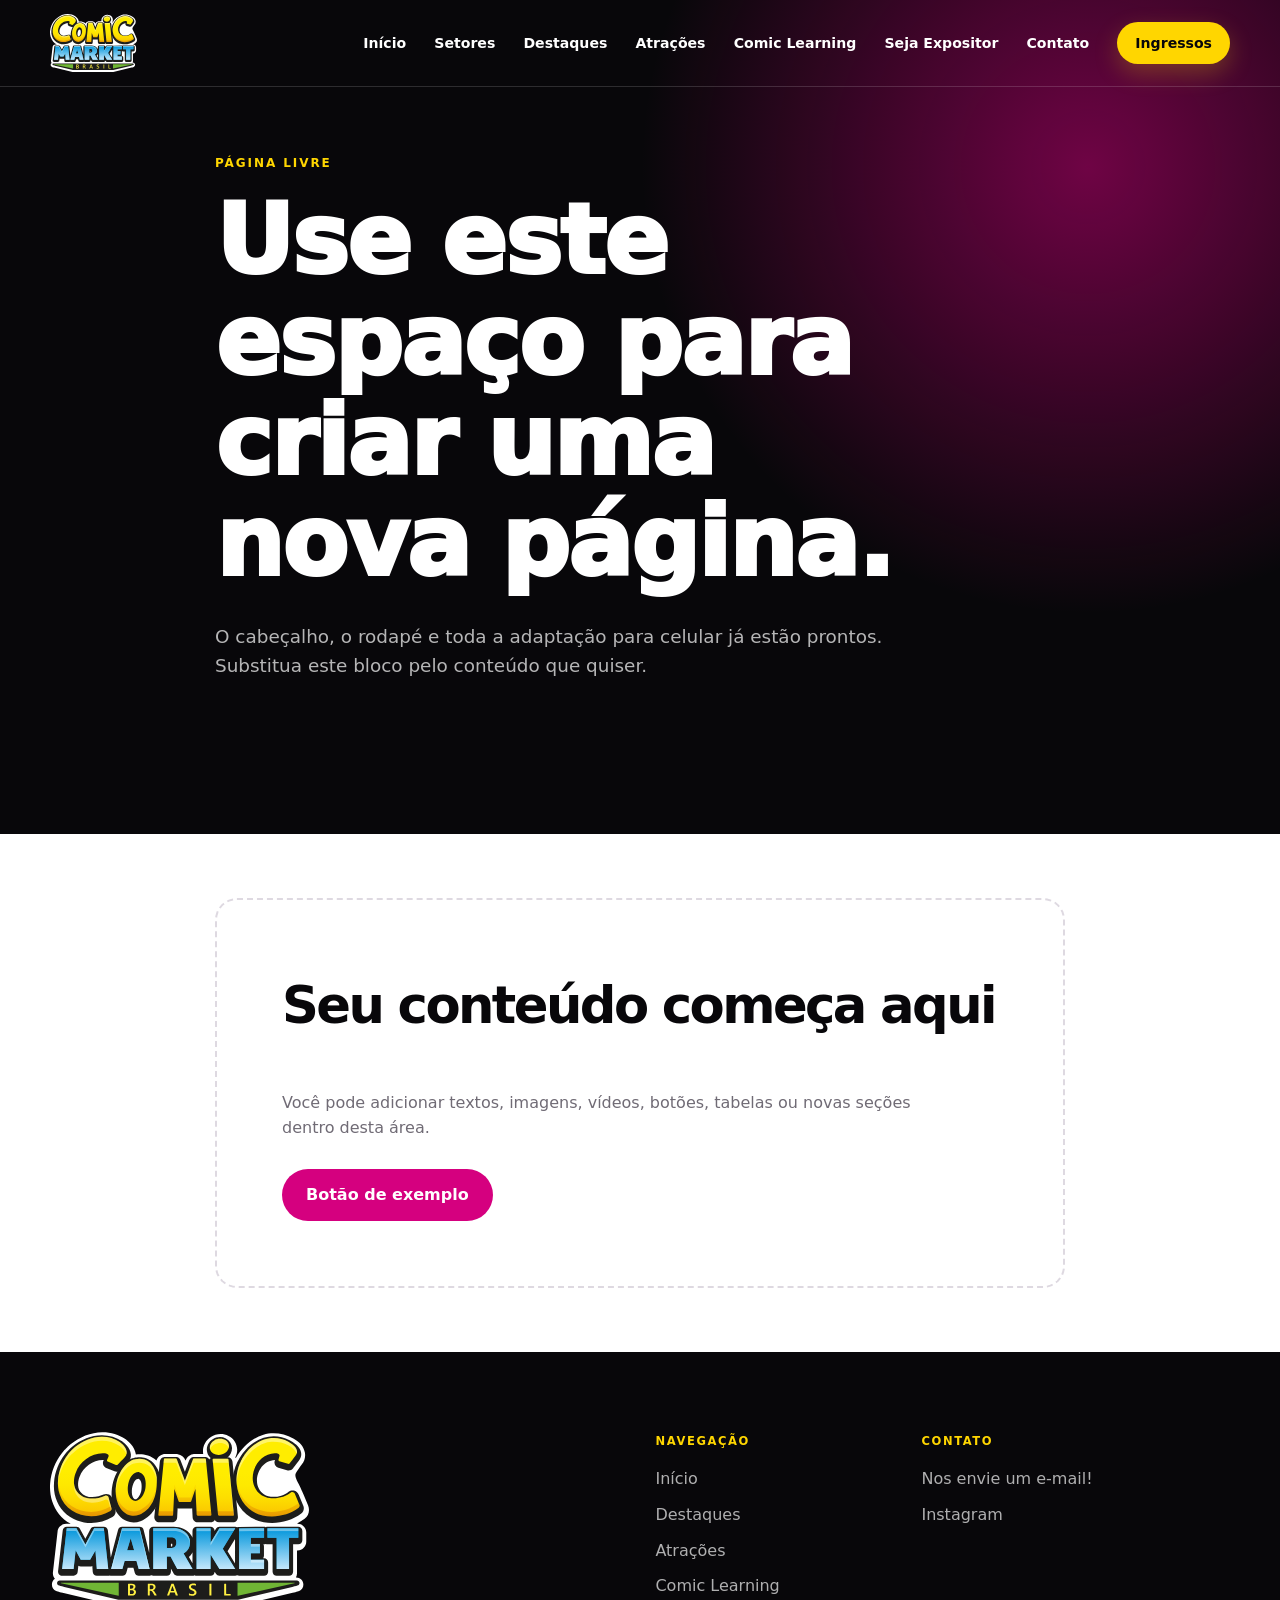
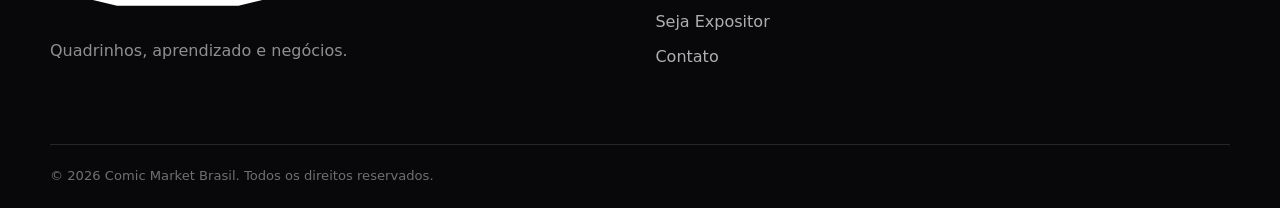
<file: contato.html>
<!doctype html>
<html lang="pt-BR">
  <head>
    <meta charset="UTF-8" />
    <meta name="viewport" content="width=device-width, initial-scale=1" />
    <meta name="theme-color" content="#d5007f" />
    <title>Nova página | Comic Market Brasil</title>
    <link rel="stylesheet" href="style.css" />
      <script src="js/componentes.js" defer></script>
    <script src="js/script.js" defer></script>
  </head>
  <body>
    <div data-header-placeholder></div>

    <main id="conteudo" class="inner-page">
      <section class="inner-hero">
        <div class="container narrow">
          <!-- EDITE O TÍTULO E O TEXTO DESTA PÁGINA AQUI -->
          <p class="section-kicker light-kicker">Página livre</p>
          <h1>Use este espaço para criar uma nova página.</h1>
          <p>O cabeçalho, o rodapé e toda a adaptação para celular já estão prontos. Substitua este bloco pelo conteúdo que quiser.</p>
        </div>
      </section>
      <section class="section blank-content">
        <div class="container narrow editable-placeholder">
          <!-- INÍCIO DO CONTEÚDO EDITÁVEL -->
          <h2>Seu conteúdo começa aqui</h2>
          <p>Você pode adicionar textos, imagens, vídeos, botões, tabelas ou novas seções dentro desta área.</p>
          <a class="button button-magenta" href="contato.html">Botão de exemplo</a>
          <!-- FIM DO CONTEÚDO EDITÁVEL -->
        </div>
      </section>
    </main>

    <div data-footer-placeholder></div>
  </body>
</html>
</file>
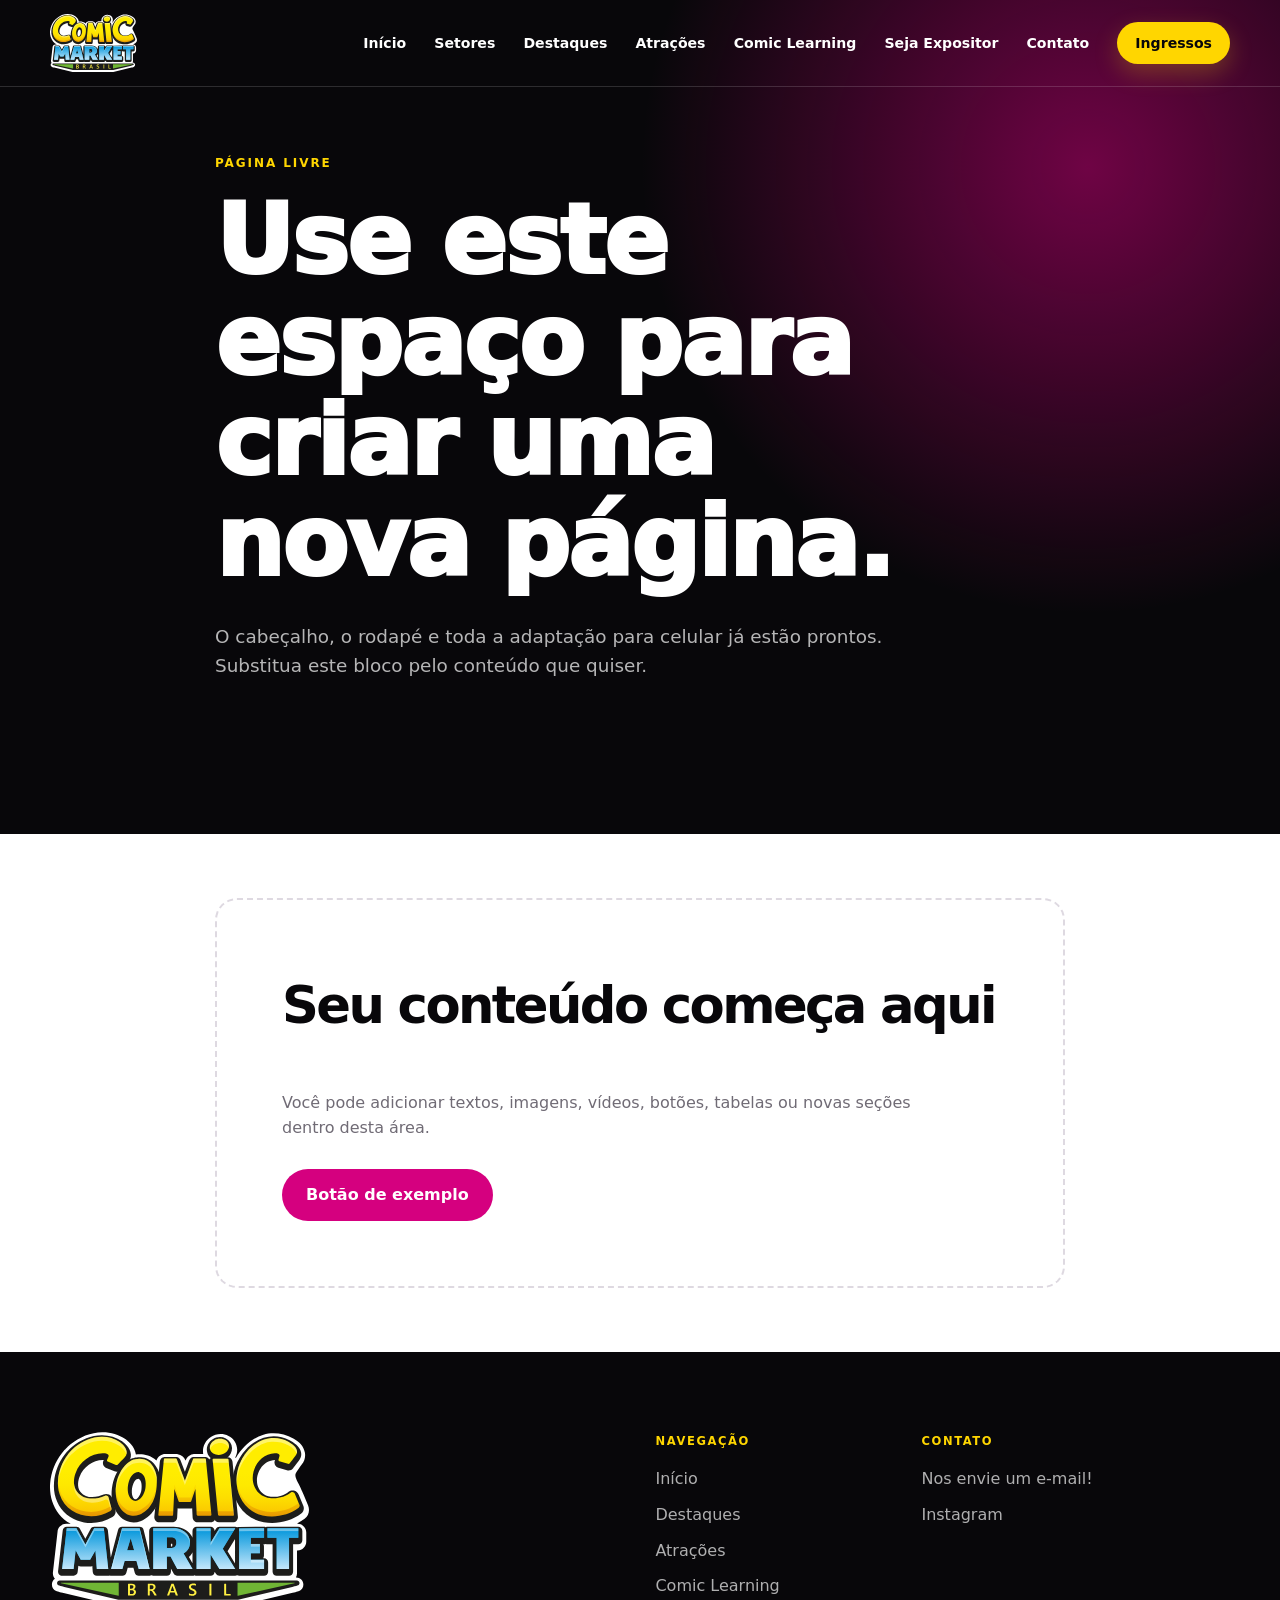
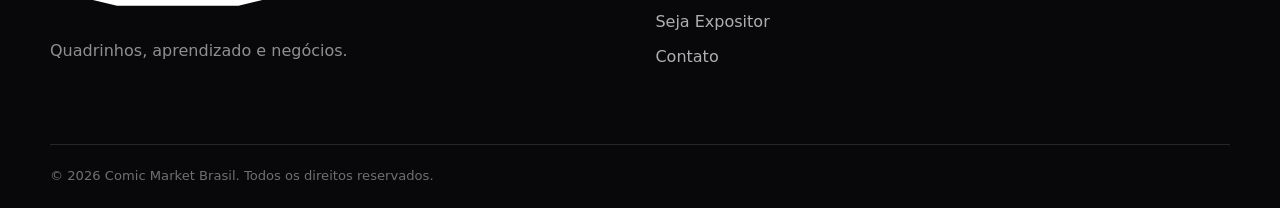
<file: pagina.html>
<!doctype html>
<html lang="pt-BR">
  <head>
  <meta charset="UTF-8">
  <meta
    name="viewport"
    content="width=device-width, initial-scale=1"
  >
  <meta name="theme-color" content="#d5007f">

  <title>Nova página | Comic Market Brasil</title>

  <link rel="stylesheet" href="style.css">

  <script src="js/componentes.js" defer></script>
  <script src="js/script.js" defer></script>
</head>
  <body>
   <div data-header-placeholder></div>

    <main id="conteudo" class="inner-page">
      <section class="inner-hero">
        <div class="container narrow">
          <!-- EDITE O TÍTULO E O TEXTO DESTA PÁGINA AQUI -->
          <p class="section-kicker light-kicker">Página livre</p>
          <h1>Use este espaço para criar uma nova página.</h1>
          <p>O cabeçalho, o rodapé e toda a adaptação para celular já estão prontos. Substitua este bloco pelo conteúdo que quiser.</p>
        </div>
      </section>
      <section class="section blank-content">
        <div class="container narrow editable-placeholder">
          <!-- INÍCIO DO CONTEÚDO EDITÁVEL -->
          <h2>Seu conteúdo começa aqui</h2>
          <p>Você pode adicionar textos, imagens, vídeos, botões, tabelas ou novas seções dentro desta área.</p>
          <a class="button button-magenta" href="contato.html">Botão de exemplo</a>
          <!-- FIM DO CONTEÚDO EDITÁVEL -->
        </div>
      </section>
    </main>

  <div data-footer-placeholder></div>
  </body>
</html>
</file>
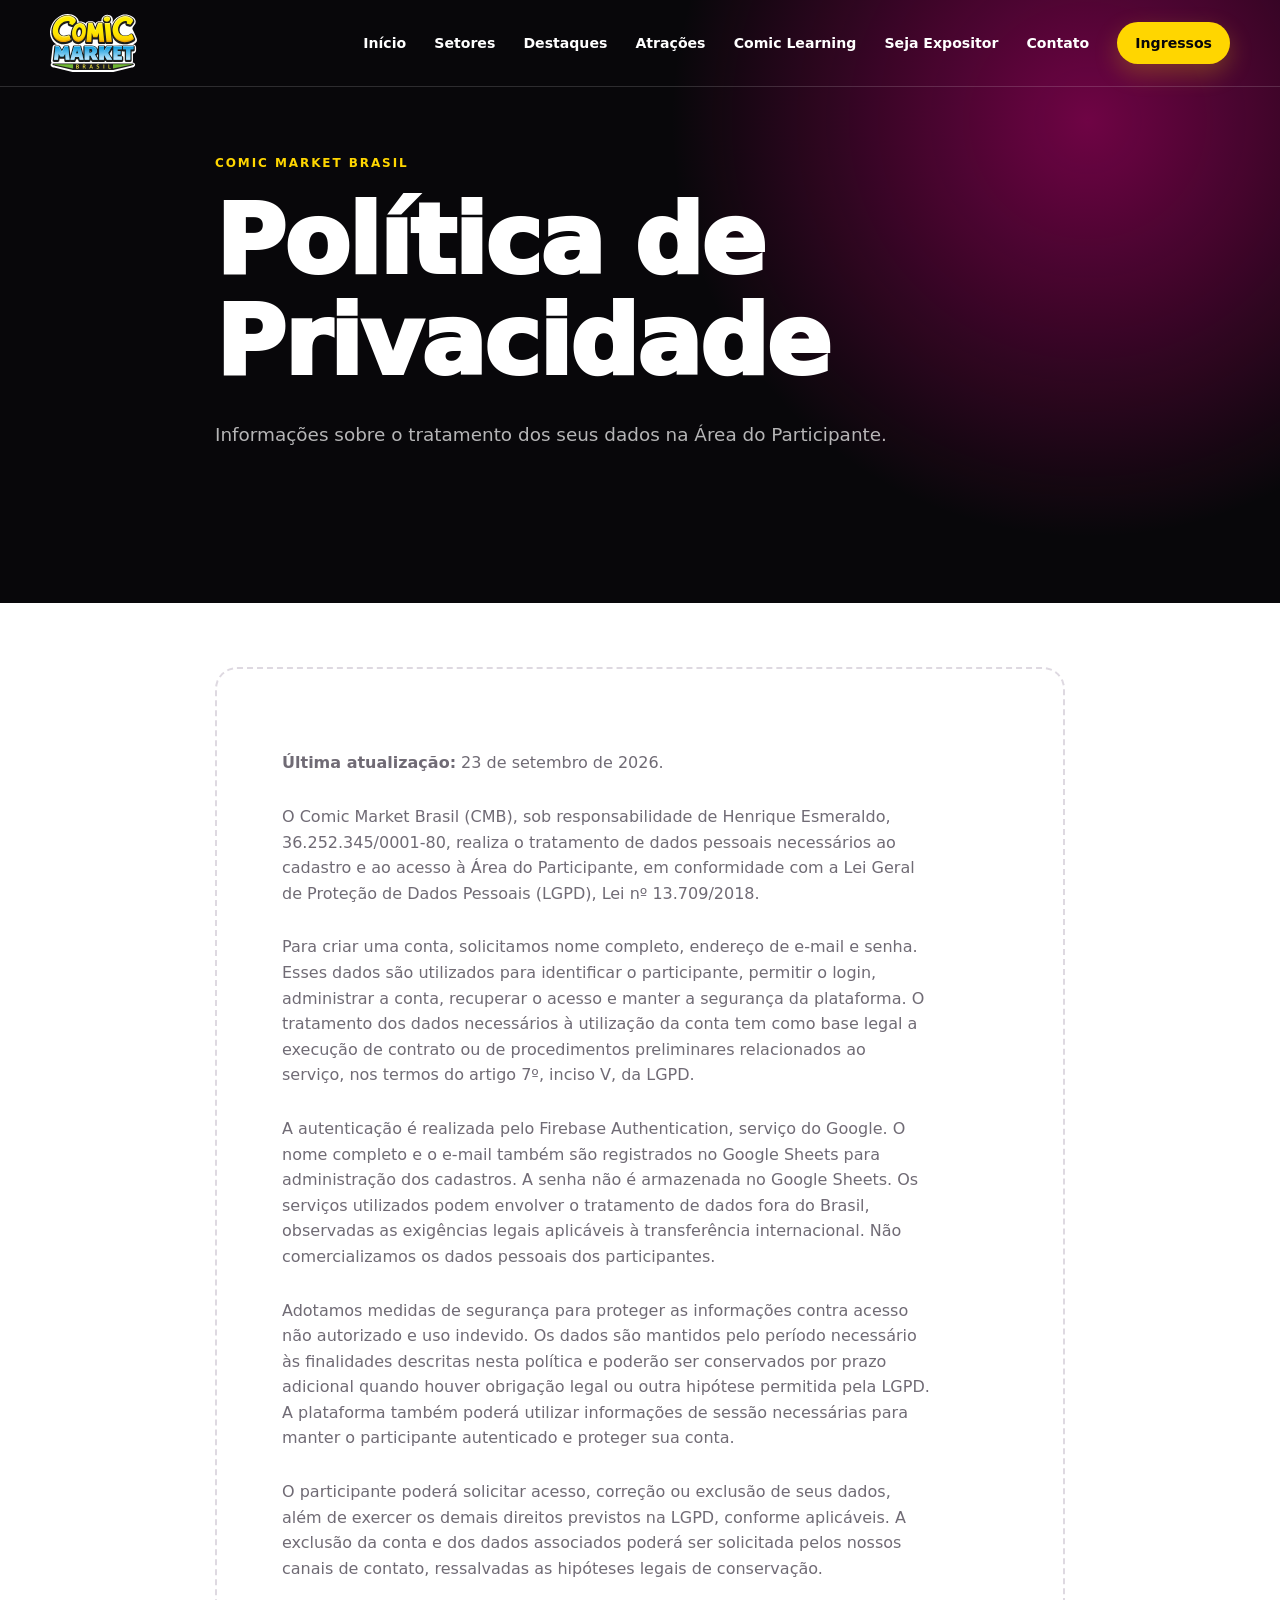
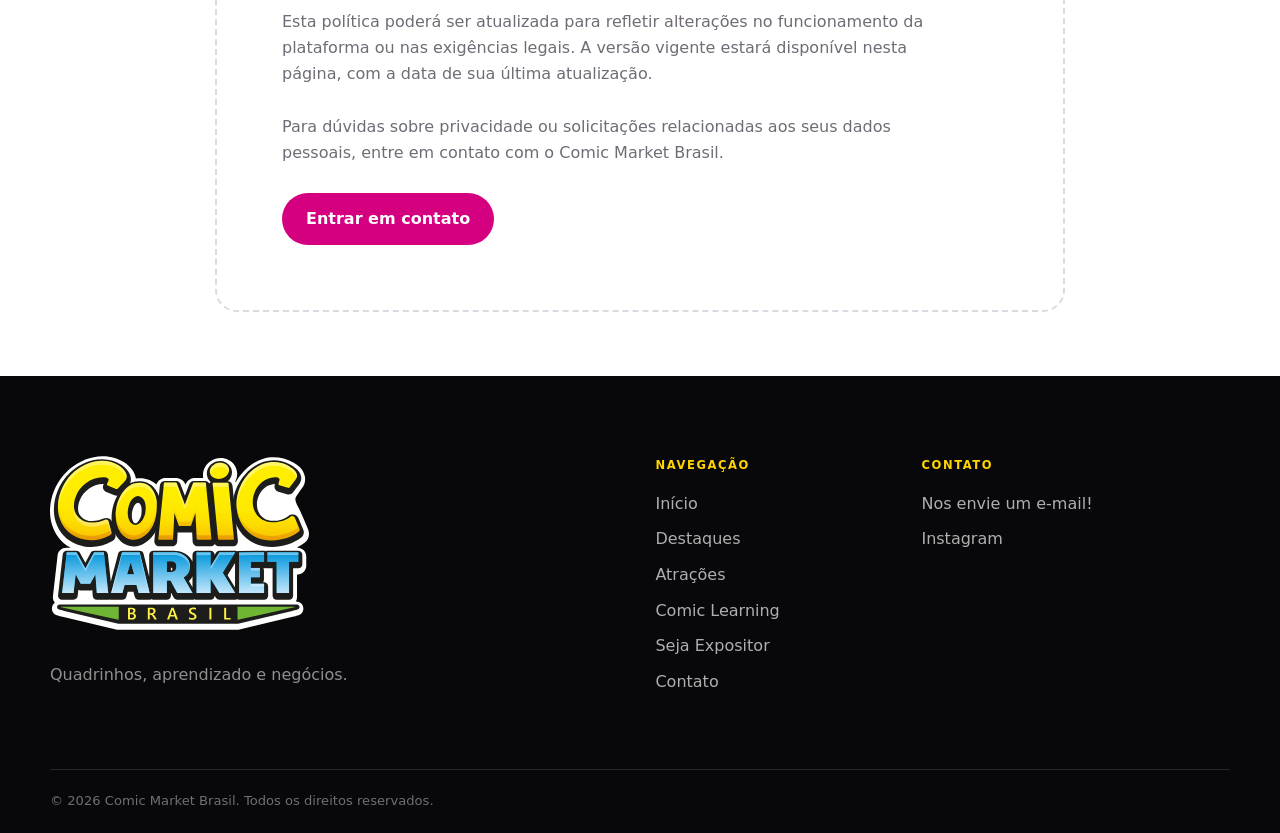
<file: politica-de-privacidade.html>
<!doctype html>
<html lang="pt-BR">
<head>
  <meta charset="UTF-8">
  <meta name="viewport" content="width=device-width, initial-scale=1">
  <meta name="theme-color" content="#d5007f">
  <meta name="robots" content="noindex, follow">

  <meta
    name="description"
    content="Política de Privacidade da Área do Participante do Comic Market Brasil."
  >

  <title>Política de Privacidade | Comic Market Brasil</title>

  <link rel="stylesheet" href="style.css">

  <script src="js/componentes.js" defer></script>
  <script src="js/script.js" defer></script>
</head>

<body>

  <div data-header-placeholder></div>

  <main id="conteudo" class="inner-page">

    <section class="inner-hero">
      <div class="container narrow">

        <p class="section-kicker light-kicker">
          COMIC MARKET BRASIL
        </p>

        <h1>Política de Privacidade</h1>

        <p>
          Informações sobre o tratamento dos seus dados
          na Área do Participante.
        </p>

      </div>
    </section>

    <section class="section blank-content">
      <div class="container narrow editable-placeholder">

        <p>
          <strong>Última atualização:</strong>
          23 de setembro de 2026.
        </p>

        <p>
          O Comic Market Brasil (CMB), sob responsabilidade de
          Henrique Esmeraldo, 36.252.345/0001-80, realiza o tratamento de dados
          pessoais necessários ao cadastro e ao acesso à Área
          do Participante, em conformidade com a Lei Geral de
          Proteção de Dados Pessoais (LGPD), Lei nº 13.709/2018.
        </p>

        <p>
          Para criar uma conta, solicitamos nome completo,
          endereço de e-mail e senha. Esses dados são utilizados
          para identificar o participante, permitir o login,
          administrar a conta, recuperar o acesso e manter
          a segurança da plataforma. O tratamento dos dados
          necessários à utilização da conta tem como base
          legal a execução de contrato ou de procedimentos
          preliminares relacionados ao serviço, nos termos
          do artigo 7º, inciso V, da LGPD.
        </p>

        <p>
          A autenticação é realizada pelo Firebase Authentication,
          serviço do Google. O nome completo e o e-mail também
          são registrados no Google Sheets para administração
          dos cadastros. A senha não é armazenada no Google Sheets.
          Os serviços utilizados podem envolver o tratamento
          de dados fora do Brasil, observadas as exigências
          legais aplicáveis à transferência internacional.
          Não comercializamos os dados pessoais dos participantes.
        </p>

        <p>
          Adotamos medidas de segurança para proteger as
          informações contra acesso não autorizado e uso
          indevido. Os dados são mantidos pelo período necessário
          às finalidades descritas nesta política e poderão
          ser conservados por prazo adicional quando houver
          obrigação legal ou outra hipótese permitida pela LGPD.
          A plataforma também poderá utilizar informações
          de sessão necessárias para manter o participante
          autenticado e proteger sua conta.
        </p>

        <p>
          O participante poderá solicitar acesso, correção
          ou exclusão de seus dados, além de exercer os demais
          direitos previstos na LGPD, conforme aplicáveis.
          A exclusão da conta e dos dados associados poderá
          ser solicitada pelos nossos canais de contato,
          ressalvadas as hipóteses legais de conservação.
        </p>

        <p>
          Esta política poderá ser atualizada para refletir
          alterações no funcionamento da plataforma ou nas
          exigências legais. A versão vigente estará disponível
          nesta página, com a data de sua última atualização.
        </p>

        <p>
          Para dúvidas sobre privacidade ou solicitações
          relacionadas aos seus dados pessoais, entre em
          contato com o Comic Market Brasil.
        </p>

        <a
          class="button button-magenta"
          href="contato.html"
        >
          Entrar em contato
        </a>

      </div>
    </section>

  </main>

  <div data-footer-placeholder></div>

</body>
</html>
</file>
<file: style.css>
/* =========================================================
   BASE E DESKTOP
   ========================================================= */
/* =========================================================
   CORES PRINCIPAIS — altere aqui para mudar o site inteiro
   ========================================================= */
:root {
  --magenta: #d5007f;
  --magenta-dark: #95005a;
  --yellow: #ffd600;
  --black: #08070a;
  --graphite: #17151b;
  --white: #ffffff;
  --off-white: #f6f4f7;
  --gray: #706b75;
  --line: #ded9e1;
  --container: 1180px;
  --radius: 22px;
  --shadow: 0 24px 70px rgba(12, 5, 10, 0.16);
}

* { box-sizing: border-box; }

html {
  scroll-behavior: smooth;
  scroll-padding-top: 88px;
}

body {
  margin: 0;
  color: var(--black);
  background: var(--white);
  font-family: Inter, ui-sans-serif, system-ui, -apple-system, BlinkMacSystemFont, "Segoe UI", sans-serif;
  font-size: 1rem;
  line-height: 1.6;
  overflow-x: hidden;
}

body.menu-open { overflow: hidden; }

img { display: block; max-width: 100%; }
a { color: inherit; text-decoration: none; }
button, input, select, textarea { font: inherit; }
button { color: inherit; }

:focus-visible {
  outline: 3px solid var(--yellow);
  outline-offset: 4px;
}

.skip-link {
  position: fixed;
  top: 12px;
  left: 12px;
  z-index: 2000;
  padding: 10px 16px;
  color: var(--black);
  background: var(--yellow);
  font-weight: 800;
  transform: translateY(-160%);
}

.skip-link:focus { transform: translateY(0); }

.container {
  width: min(calc(100% - 40px), var(--container));
  margin-inline: auto;
}

.narrow { max-width: 850px; }

.site-header {
  position: absolute;
  inset: 0 0 auto;
  z-index: 1000;
  color: var(--white);
  border-bottom: 1px solid rgba(255, 255, 255, 0.15);
  transition: background 180ms ease, box-shadow 180ms ease;
}

.site-header.solid-header,
.site-header.is-scrolled {
  position: fixed;
  background: rgba(8, 7, 10, 0.96);
  box-shadow: 0 10px 35px rgba(0, 0, 0, 0.18);
  backdrop-filter: blur(12px);
}

.header-inner {
  min-height: 86px;
  display: flex;
  align-items: center;
  justify-content: space-between;
  gap: 28px;
}

.brand {
  display: inline-flex;
  align-items: flex-end;
  gap: 8px;
  color: var(--white);
  line-height: 0.8;
  white-space: nowrap;
}

.brand-comic {
  font-size: 1.8rem;
  font-weight: 1000;
  letter-spacing: -0.09em;
}

.brand-market {
  padding-bottom: 2px;
  color: var(--yellow);
  font-size: 0.68rem;
  font-weight: 900;
  letter-spacing: 0.12em;
}

.main-nav {
  display: flex;
  align-items: center;
  gap: clamp(16px, 2.2vw, 30px);
  font-size: 0.88rem;
  font-weight: 750;
}

.main-nav > a:not(.button) { position: relative; padding-block: 12px; }
.main-nav > a:not(.button)::after {
  content: "";
  position: absolute;
  left: 0;
  right: 100%;
  bottom: 5px;
  height: 2px;
  background: var(--yellow);
  transition: right 180ms ease;
}
.main-nav > a:hover::after,
.main-nav > a.active::after { right: 0; }

.menu-toggle {
  display: none;
  width: 46px;
  height: 46px;
  border: 1px solid rgba(255, 255, 255, 0.28);
  border-radius: 50%;
  background: transparent;
  cursor: pointer;
}

.menu-toggle span {
  display: block;
  width: 20px;
  height: 2px;
  margin: 4px auto;
  background: currentColor;
  transition: transform 180ms ease, opacity 180ms ease;
}

.menu-toggle[aria-expanded="true"] span:nth-child(1) { transform: translateY(6px) rotate(45deg); }
.menu-toggle[aria-expanded="true"] span:nth-child(2) { opacity: 0; }
.menu-toggle[aria-expanded="true"] span:nth-child(3) { transform: translateY(-6px) rotate(-45deg); }

.button {
  display: inline-flex;
  min-height: 52px;
  align-items: center;
  justify-content: center;
  padding: 0 24px;
  border: 0;
  border-radius: 999px;
  font-weight: 850;
  line-height: 1;
  cursor: pointer;
  transition: transform 180ms ease, box-shadow 180ms ease, background 180ms ease;
}

.button:hover { transform: translateY(-2px); }
.button-small { min-height: 42px; padding-inline: 18px; }
.button-yellow { color: var(--black); background: var(--yellow); box-shadow: 0 9px 25px rgba(255, 214, 0, 0.24); }
.button-yellow:hover { background: #ffe23e; }
.button-ghost { color: var(--white); border: 1px solid rgba(255, 255, 255, 0.56); background: rgba(0, 0, 0, 0.18); }
.button-black { color: var(--white); background: var(--black); }
.button-magenta { color: var(--white); background: var(--magenta); }
.button-magenta:hover { background: var(--magenta-dark); }

.hero,
.hero-carousel,
.hero-carousel .carousel-viewport,
.hero-carousel .carousel-track,
.hero-slide { min-height: clamp(650px, 84vh, 840px); }

.carousel { position: relative; }
.carousel-viewport { overflow: hidden; touch-action: pan-y pinch-zoom; }
.carousel-track {
  display: flex;
  transform: translate3d(0, 0, 0);
  transition: transform 560ms cubic-bezier(0.22, 1, 0.36, 1);
  will-change: transform;
}
.carousel.is-dragging .carousel-track { transition: none; }
.carousel.is-dragging { cursor: grabbing; user-select: none; }
.carousel-slide {
  min-width: 100%;
  flex: 0 0 100%;
}

.hero-slide { position: relative; display: flex; align-items: flex-end; padding: 160px 0 105px; overflow: hidden; color: var(--white); }
.hero-picture,
.hero-picture-img,
.hero-picture img {
  position: absolute;
  inset: 0;
  width: 100%;
  height: 100%;
  object-fit: cover;
}
.hero-shade {
  position: absolute;
  inset: 0;
  background: linear-gradient(90deg, rgba(8, 7, 10, 0.94) 0%, rgba(8, 7, 10, 0.66) 48%, rgba(8, 7, 10, 0.18) 100%), linear-gradient(0deg, rgba(8, 7, 10, 0.64), transparent 52%);
}
.hero-content { position: relative; z-index: 2; }
.hero-content h1,
.hero-content h2 {
  max-width: 800px;
  margin: 0;
  font-size: clamp(3.2rem, 7.8vw, 7.4rem);
  font-weight: 1000;
  letter-spacing: -0.02em;
  line-height: 1.05;
  text-wrap: balance;
}
.hero-content > p:not(.eyebrow) { max-width: 650px; margin: 28px 0; font-size: clamp(1.08rem, 1.8vw, 1.35rem); color: rgba(255, 255, 255, 0.86); }
.eyebrow,
.section-kicker {
  margin: 0 0 18px;
  color: var(--magenta);
  font-size: 0.75rem;
  font-weight: 900;
  letter-spacing: 0.16em;
  text-transform: uppercase;
}
.hero-content .eyebrow { color: var(--yellow); }
.hero-actions { display: flex; flex-wrap: wrap; gap: 12px; }

.carousel-arrow {
  position: absolute;
  top: 50%;
  z-index: 5;
  width: 52px;
  height: 52px;
  padding: 0 0 4px;
  color: var(--white);
  border: 1px solid rgba(255, 255, 255, 0.38);
  border-radius: 50%;
  background: rgba(8, 7, 10, 0.35);
  font-size: 2.25rem;
  line-height: 1;
  cursor: pointer;
  transform: translateY(-50%);
  backdrop-filter: blur(8px);
}
.carousel-prev { left: max(16px, calc((100vw - var(--container)) / 2 - 72px)); }
.carousel-next { right: max(16px, calc((100vw - var(--container)) / 2 - 72px)); }
.carousel-arrow:hover { background: var(--magenta); }

.carousel-dots {
  position: absolute;
  left: 50%;
  bottom: 32px;
  z-index: 5;
  display: flex;
  align-items: center;
  justify-content: center;
  gap: 8px;
  transform: translateX(-50%);
}
.carousel-dot {
  width: 9px;
  height: 9px;
  padding: 0;
  border: 0;
  border-radius: 999px;
  background: rgba(255, 255, 255, 0.42);
  cursor: pointer;
  transition: width 180ms ease, background 180ms ease;
}
.carousel-dot.is-active { width: 28px; background: var(--yellow); }
.carousel-pause {
  position: absolute;
  right: 24px;
  bottom: 24px;
  z-index: 5;
  width: 40px;
  height: 40px;
  color: var(--white);
  border: 1px solid rgba(255, 255, 255, 0.34);
  border-radius: 50%;
  background: rgba(8, 7, 10, 0.35);
  cursor: pointer;
}

.event-strip { color: var(--black); background: var(--yellow); }
.event-strip-grid { min-height: 112px; display: grid; grid-template-columns: repeat(3, 1fr); align-items: center; }
.event-strip-grid > div { min-height: 52px; display: flex; flex-direction: column; justify-content: center; padding-inline: 30px; border-left: 1px solid rgba(8, 7, 10, 0.24); }
.event-strip-grid > div:first-child { padding-left: 0; border-left: 0; }
.strip-label { font-size: 0.69rem; font-weight: 900; letter-spacing: 0.14em; text-transform: uppercase; }
.event-strip strong { font-size: clamp(0.95rem, 1.6vw, 1.1rem); }

.section {
  padding: clamp(40px, 5vw, 75px) 0;
}

.intro-section { background: var(--white); }
.intro-grid { display: grid; grid-template-columns: 1.1fr 0.9fr; align-items: start; gap: clamp(50px, 9vw, 130px); }
.section-title {
  margin: 0;
  font-size: clamp(2.55rem, 5.7vw, 5.8rem);
  font-weight: 1000;
  letter-spacing: -0.02em;
  line-height: 1.05;
  text-wrap: balance;
}.section-title span { color: var(--magenta); }
.intro-copy { padding-bottom: 4px; }
.intro-copy p { color: var(--gray); font-size: 1.08rem; }
.intro-copy .lead { margin-top: 0; color: var(--black); font-size: clamp(1.35rem, 2.1vw, 1.75rem); }
.intro-copy .lead strong { color: var(--magenta); }

.sectors { color: var(--white); background: var(--black); }
.section-heading-row { display: grid; grid-template-columns: minmax(0, 1fr) minmax(260px, 380px); align-items: end; gap: 50px; margin-bottom: clamp(42px, 6vw, 70px); }
.section-heading-row > p { margin: 0; color: var(--gray); font-size: 1.05rem; }
.sectors .section-heading-row > p { color: rgba(255, 255, 255, 0.58); }
.sector-grid { display: grid; grid-template-columns: repeat(3, 1fr); gap: 18px; }
.sector-card {
  min-height: 470px;
  display: flex;
  flex-direction: column;
  justify-content: space-between;
  padding: clamp(28px, 3.5vw, 44px);
  border: 1px solid rgba(255, 255, 255, 0.13);
  border-radius: var(--radius);
  overflow: hidden;
  transition: transform 200ms ease, border-color 200ms ease;
}
.sector-card:hover { transform: translateY(-7px); border-color: rgba(255, 255, 255, 0.35); }
.sector-number { color: rgba(255, 255, 255, 0.24); font-size: 4.5rem; font-weight: 1000; line-height: 1; }
.sector-tag { margin: 0 0 10px; color: var(--yellow); font-size: 0.7rem; font-weight: 900; letter-spacing: 0.12em; text-transform: uppercase; }
.sector-card h3 { margin: 0 0 20px; font-size: clamp(2.1rem, 3vw, 3.2rem); line-height: 0.95; letter-spacing: -0.055em; }
.sector-card p:last-child { margin: 0; color: rgba(255, 255, 255, 0.7); }
.sector-market { background: linear-gradient(155deg, #27101f, #0e0b10 65%); }
.sector-business { background: linear-gradient(155deg, #3b0627, #0e0b10 65%); }
.sector-learning { background: linear-gradient(155deg, #332b05, #0e0b10 65%); }

.highlights { background: var(--off-white); }
.card-carousel { --per-view: 3; --gap: 20px; }
.card-carousel .carousel-viewport { margin: -16px; padding: 16px; }
.card-carousel .carousel-track { gap: var(--gap); }
.card-carousel .carousel-slide { min-width: 0; flex-basis: calc((100% - (var(--per-view) - 1) * var(--gap)) / var(--per-view)); }
.highlight-card { display: flex; flex-direction: column; color: var(--black); border-radius: var(--radius); background: var(--white); box-shadow: none; overflow: hidden; }
.highlight-card img { width: 100%; aspect-ratio: 4 / 3; object-fit: cover; background: #ddd; }
.highlight-card-body { display: flex; flex: 1; flex-direction: column; align-items: flex-start; padding: 26px 28px 32px; }
.highlight-card-body span { color: var(--magenta); font-size: 0.69rem; font-weight: 900; letter-spacing: 0.13em; text-transform: uppercase; }
.highlight-card-body h3 { margin: 8px 0 10px; font-size: 1.55rem; letter-spacing: -0.035em; }
.highlight-card-body p { margin: 0 0 24px; color: var(--gray); }
.card-carousel-controls { display: flex; align-items: center; justify-content: center; gap: 18px; margin-top: 38px; }
.round-arrow { width: 48px; height: 48px; border: 1px solid var(--line); border-radius: 50%; background: var(--white); font-size: 1.25rem; cursor: pointer; }
.round-arrow:hover { color: var(--white); border-color: var(--magenta); background: var(--magenta); }
.card-carousel .carousel-dots { position: static; transform: none; }
.dark-dots .carousel-dot { background: #c9c3cc; }
.dark-dots .carousel-dot.is-active { background: var(--magenta); }

.tickets-section { color: var(--black); background: var(--magenta); }
.ticket-panel { display: flex; align-items: center; justify-content: space-between; gap: 60px; }
.ticket-panel > div { max-width: 800px; }
.ticket-panel h2 { margin: 0; color: var(--white); font-size: clamp(2.8rem, 6vw, 6.4rem); line-height: 0.94; letter-spacing: -0.065em; }
.ticket-panel p:not(.section-kicker) { max-width: 650px; margin: 22px 0 0; color: rgba(255, 255, 255, 0.82); font-size: 1.1rem; }
.light-kicker { color: var(--yellow); }

.location-section { background: var(--white); }
.location-grid { display: grid; grid-template-columns: 1fr 0.78fr; align-items: center; gap: clamp(50px, 10vw, 150px); }
.location-grid > div:first-child > p:not(.section-kicker) { max-width: 590px; color: var(--gray); font-size: 1.08rem; }
.text-link { display: inline-block; margin-top: 18px; color: var(--magenta); font-weight: 850; }
.location-card { min-height: 500px; display: flex; flex-direction: column; justify-content: space-between; padding: clamp(34px, 5vw, 58px); color: var(--white); border-radius: var(--radius); background: var(--black); box-shadow: var(--shadow); }
.location-card span { color: var(--yellow); font-weight: 900; letter-spacing: 0.12em; text-transform: uppercase; }
.location-card strong { color: var(--white); font-size: clamp(3.3rem, 7vw, 6rem); line-height: 0.82; letter-spacing: -0.075em; }
.location-card small { color: rgba(255, 255, 255, 0.65); font-size: 1rem; }

.site-footer { padding: 80px 0 22px; color: var(--white); background: var(--black); }
.footer-grid { display: grid; grid-template-columns: 1.8fr 0.7fr 1fr; gap: 50px; }
.footer-grid > div { display: flex; flex-direction: column; align-items: flex-start; gap: 10px; }
.footer-grid strong { margin-bottom: 6px; color: var(--yellow); font-size: 0.72rem; letter-spacing: 0.14em; text-transform: uppercase; }
.footer-grid a:not(.brand) { color: rgba(255, 255, 255, 0.68); }
.footer-grid a:hover { color: var(--white); }
.footer-grid p { color: rgba(255, 255, 255, 0.55); }
.footer-brand { margin-bottom: 6px; }
.footer-bottom { margin-top: 65px; padding-top: 20px; color: rgba(255, 255, 255, 0.42); border-top: 1px solid rgba(255, 255, 255, 0.12); font-size: 0.82rem; }

/* PÁGINAS INTERNAS */
.inner-page { padding-top: 0px; }
.inner-hero { padding: clamp(90px, 12vw, 155px) 0; color: var(--white); background: radial-gradient(circle at 85% 20%, rgba(213, 0, 127, 0.5), transparent 35%), var(--black); }

.inner-hero h1 {
  margin: 0;
  font-size: clamp(3.2rem, 7.5vw, 7rem);
  font-weight: 1000;
  letter-spacing: -0.02em;
  line-height: 1.05;
  text-wrap: balance;
}

.inner-hero p:last-child { max-width: 700px; margin: 28px 0 0; color: rgba(255, 255, 255, 0.7); font-size: 1.15rem; }
.blank-content { min-height: 500px; }
.editable-placeholder { padding: clamp(35px, 6vw, 65px); border: 2px dashed var(--line); border-radius: var(--radius); }
.editable-placeholder h2 { margin-top: 0; font-size: clamp(2rem, 4vw, 3.5rem); letter-spacing: -0.05em; }
.editable-placeholder p { max-width: 650px; margin-bottom: 28px; color: var(--gray); }

/* CONTATO */
.contact-section { background: var(--off-white); }
.contact-grid { display: grid; grid-template-columns: 0.8fr 1.2fr; align-items: start; gap: clamp(45px, 8vw, 110px); }
.contact-info h2 { margin: 0; font-size: clamp(2.3rem, 4.3vw, 4.5rem); line-height: 0.97; letter-spacing: -0.058em; }
.contact-info > p:not(.section-kicker) { color: var(--gray); }
.contact-detail { display: flex; flex-direction: column; margin-top: 30px; padding-top: 22px; border-top: 1px solid var(--line); }
.contact-detail span { color: var(--gray); font-size: 0.78rem; font-weight: 850; text-transform: uppercase; letter-spacing: 0.1em; }
.contact-detail a { margin-top: 5px; font-weight: 800; overflow-wrap: anywhere; }
.contact-form { position: relative; display: flex; flex-direction: column; gap: 22px; padding: clamp(28px, 5vw, 54px); border-radius: var(--radius); background: var(--white); box-shadow: var(--shadow); }
.form-row { display: grid; grid-template-columns: repeat(2, 1fr); gap: 18px; }
.form-field { display: flex; flex-direction: column; gap: 7px; }
.form-field label { font-size: 0.83rem; font-weight: 850; }
.form-field small { color: var(--gray); font-weight: 600; }
.form-field input,
.form-field select,
.form-field textarea {
  width: 100%;
  min-height: 50px;
  padding: 13px 15px;
  color: var(--black);
  border: 1px solid var(--line);
  border-radius: 10px;
  background: var(--white);
  transition: border-color 160ms ease, box-shadow 160ms ease;
}
.form-field textarea { min-height: 150px; resize: vertical; }
.form-field input:focus,
.form-field select:focus,
.form-field textarea:focus { outline: 0; border-color: var(--magenta); box-shadow: 0 0 0 4px rgba(213, 0, 127, 0.12); }
.checkbox-field { display: flex; align-items: flex-start; gap: 10px; color: var(--gray); font-size: 0.88rem; cursor: pointer; }
.checkbox-field input { width: 18px; height: 18px; flex: 0 0 auto; margin-top: 2px; accent-color: var(--magenta); }
.submit-button { align-self: flex-start; min-width: 180px; }
.form-note { margin: -6px 0 0; color: var(--gray); font-size: 0.78rem; }
.form-honeypot { position: absolute !important; left: -9999px !important; opacity: 0 !important; }
.form-success { display: flex; flex-direction: column; gap: 2px; padding: 18px; color: #155d33; border: 1px solid #b5ddc3; border-radius: 12px; background: #eaf8ef; }
.form-success[hidden] { display: none; }


/* =========================================================
   INCREMENTOS DA PÁGINA INICIAL
   Reaproveitam as cores, botões, grids e carrosséis existentes.
   ========================================================= */
/* Estrutura genérica com duas colunas */
.duas-colunas {
  display: grid;
  grid-template-columns: 1fr 0.78fr;
  align-items: start;
  gap: clamp(50px, 10vw, 150px);
}

/* Conteúdo sempre na coluna direita */
.bloco-direita {
  grid-column: 2;
  width: 100%;
}

/* Imagens dentro do bloco direito */
.bloco-direita img {
  width: 100%;
  height: auto;
  border-radius: var(--radius);
  box-shadow: var(--shadow);
}

.brand-logo {
  display: block;
  width: clamp(175px, 18vw, 230px);
  height: 58px;
  object-fit: contain;
  object-position: left center;
}

.footer-logo {
  width: min(260px, 100%);
  height: auto;
}

.intro-text-block .intro-copy {
  max-width: 650px;
  margin-top: 38px;
}

.video-frame,
.map-frame {
  position: relative;
  overflow: hidden;
  border-radius: var(--radius);
  background: var(--black);
  box-shadow: var(--shadow);
}

.video-frame { aspect-ratio: 16 / 9; }

.video-frame iframe,
.map-frame iframe {
  position: absolute;
  inset: 0;
  width: 100%;
  height: 200%;
  border: 0;
}

.sector-content { display: flex; flex-direction: column; align-items: flex-start; }

.sector-more {
  display: inline-flex;
  align-items: center;
  gap: 9px;
  margin-top: 22px;
  padding: 10px 0;
  color: var(--yellow);
  border: 0;
  border-bottom: 1px solid currentColor;
  background: transparent;
  font-weight: 850;
  cursor: pointer;
}

.sector-more span {
  font-size: 1.3rem;
  line-height: 1;
  transition: transform 180ms ease;
}

.sector-extra {
  max-height: 0;
  margin-top: 0;
  overflow: hidden;
  opacity: 0;
  transition: max-height 320ms ease, margin-top 320ms ease, opacity 220ms ease;
}

.sector-extra p { margin: 0; color: rgba(255, 255, 255, 0.76) !important; }

.sector-card:hover .sector-extra,
.sector-card:focus-within .sector-extra,
.sector-card.is-expanded .sector-extra {
  max-height: 320px;
  margin-top: 20px;
  opacity: 1;
}

.sector-card:hover .sector-more span,
.sector-card:focus-within .sector-more span,
.sector-card.is-expanded .sector-more span { transform: rotate(45deg); }

.card-button { min-height: 44px; margin-top: auto; padding-inline: 20px; font-size: 0.88rem; }

.gallery-section { background: var(--white); }
.gallery-item { margin: 0; overflow: hidden; border-radius: var(--radius); background: #ddd; box-shadow: none; cursor: zoom-in; }
.gallery-item img { width: 100%; aspect-ratio: 1 / 1; object-fit: cover; }

.ticket-heading { max-width: 860px; margin-bottom: 52px; }
.ticket-heading h2 { margin: 0; color: var(--white); font-size: clamp(2.8rem, 6vw, 6.4rem); line-height: 0.94; letter-spacing: -0.065em; }
.ticket-heading > p:last-child { color: rgba(255, 255, 255, 0.82); font-size: 1.1rem; }

.pricing-grid { display: grid; grid-template-columns: repeat(2, minmax(0, 1fr)); gap: 24px; }
.ticket-card {
  display: flex;
  flex-direction: column;
  align-items: flex-start;
  padding: clamp(30px, 5vw, 55px);
  color: var(--black);
  border: 4px solid rgba(255, 255, 255, 0.45);
  border-radius: calc(var(--radius) + 8px);
  background: var(--white);
  box-shadow: var(--shadow);
}
.ticket-card-featured { border-color: var(--yellow); }
.ticket-type { padding: 10px 17px; color: var(--white); border-radius: 999px; background: var(--graphite); font-size: 0.78rem; font-weight: 900; letter-spacing: 0.04em; text-transform: uppercase; }
.ticket-card h3 { margin: 25px 0 4px; color: var(--magenta); font-size: clamp(2.9rem, 6vw, 5rem); line-height: 1; letter-spacing: -0.06em; }
.ticket-note { min-height: 52px; margin: 10px 0 24px; color: var(--gray); }
.ticket-card > strong { color: var(--magenta); font-size: 1.1rem; }
.ticket-card ul { display: grid; gap: 10px; margin: 25px 0 32px; padding: 0; list-style: none; }
.ticket-card li { position: relative; padding-left: 29px; color: var(--gray); }
.ticket-card li::before { content: "✓"; position: absolute; left: 0; top: 1px; width: 20px; height: 20px; display: grid; place-items: center; color: var(--white); border-radius: 50%; background: var(--graphite); font-size: 0.72rem; font-weight: 900; }
.ticket-card .button { margin-top: auto; }

.map-frame { min-height: 500px; }


/* IMAGEM GRANDE DA APRESENTAÇÃO */

.intro-image-button {
  width: 100%;
  align-self: center;
  padding: 0;
  border: 0;
  background: transparent;
  cursor: zoom-in;
}

.intro-feature-image {
  width: 100%;
  max-width: 680px;
  height: auto;
  margin-inline: auto;
  object-fit: contain;

  /* Sem box, borda ou sombra */
  border: 0;
  border-radius: 0;
  box-shadow: none;
}


/* LOGOS DOS TRÊS PILARES */

.sector-logo {
  width: 100%;
  max-width: 350px; /* aumente aqui */
  height: 130px;    /* aumente a altura também */
  margin: 0 0 22px;
  object-fit: contain;
  object-position: center;
}

.sector-card .sector-logo {
  filter: none;
}


/* IMAGEM AMPLIADA */

.image-modal {
  position: fixed;
  inset: 0;
  z-index: 99999;
  display: flex;
  align-items: center;
  justify-content: center;
  padding: 30px;
  background: rgba(0, 0, 0, 0.88);
  opacity: 0;
  visibility: hidden;
  transition:
    opacity 200ms ease,
    visibility 200ms ease;
}

.image-modal.is-open {
  opacity: 1;
  visibility: visible;
}

.image-modal-content {
  display: block;
  width: auto;
  max-width: min(1200px, 94vw);
  max-height: 88vh;
  object-fit: contain;
  border-radius: 10px;
  box-shadow: 0 25px 80px rgba(0, 0, 0, 0.5);
}

.image-modal-close {
  position: fixed;
  top: 20px;
  right: 25px;
  z-index: 2;
  width: 50px;
  height: 50px;
  padding: 0;
  color: #ffffff;
  border: 1px solid rgba(255, 255, 255, 0.45);
  border-radius: 50%;
  background: rgba(0, 0, 0, 0.45);
  font-size: 2rem;
  line-height: 1;
  cursor: pointer;
}

.image-modal-close:hover {
  color: var(--black);
  background: var(--yellow);
}

body.modal-open {
  overflow: hidden;
}


/* FAQ */

.faq-section {
  background: var(--off-white);
}

.faq-container {
  max-width: 950px;
}

.faq-heading {
  max-width: 760px;
  margin-bottom: 45px;
}

.faq-title {
  margin: 0 0 18px;
  font-size: clamp(2.7rem, 5vw, 5rem);
  font-weight: 1000;
  line-height: 1.05;
  letter-spacing: -0.02em;
}

.faq-title span {
  color: var(--magenta);
}

.faq-heading > p:last-child {
  color: var(--gray);
  font-size: 1.08rem;
}

.faq-list {
  border-top: 1px solid var(--line);
}

.faq-item {
  border-bottom: 1px solid var(--line);
  background: var(--white);
}

.faq-item summary {
  position: relative;
  padding: 22px 70px 22px 24px;
  color: var(--black);
  font-size: 1.05rem;
  font-weight: 850;
  cursor: pointer;
  list-style: none;
}

.faq-item summary::-webkit-details-marker {
  display: none;
}

.faq-item summary::before {
  content: "+";
  position: absolute;
  top: 50%;
  right: 25px;
  color: var(--magenta);
  font-size: 1.8rem;
  line-height: 1;
  transform: translateY(-50%);
}

.faq-item[open] summary {
  color: var(--white);
  background: var(--magenta);
}

.faq-item[open] summary::before {
  content: "−";
  color: var(--yellow);
}

.faq-answer {
  padding: 22px 24px 26px;
  color: var(--gray);
  background: var(--white);
}

.faq-answer p {
  margin: 0 0 10px;
}

.faq-answer p:last-child {
  margin-bottom: 0;
}

.faq-answer a {
  color: var(--magenta);
  font-weight: 800;
}

/* Permite fechar o card no desktop mesmo com o mouse sobre ele */
@media (min-width: 701px) {
  .sector-card.is-collapsed .sector-extra {
    max-height: 0 !important;
    margin-top: 0 !important;
    opacity: 0 !important;
  }

  .sector-card.is-collapsed .sector-more span {
    transform: none !important;
  }
}

/* INGRESSOS EM TRÊS COLUNAS — DESKTOP */
.tickets-layout {
  display: grid;
  grid-template-columns:
    minmax(280px, 0.9fr)
    minmax(0, 1fr)
    minmax(0, 1fr);
  align-items: stretch;
  gap: 22px;
}

/*
A div pricing-grid deixa de ser uma caixa separada.
Assim, os dois ingressos passam a ocupar as colunas 2 e 3.
*/
.tickets-layout .pricing-grid {
  display: contents;
}

.tickets-layout .ticket-heading {
  max-width: none;
  min-height: 620px;
  display: flex;
  flex-direction: column;
  justify-content: center;
  margin: 0;
  padding: clamp(30px, 4vw, 50px);
  color: var(--white);
  border-radius: calc(var(--radius) + 8px);

  /* TROQUE A URL ABAIXO PELA FOTO QUE PREFERIR */
  background:
    linear-gradient(
      rgba(8, 7, 10, 0.68),
      rgba(8, 7, 10, 0.88)
    ),
    url("https://comicmarketbrasil.com.br/wp-content/uploads/2026/03/ROMAO_COMICMARKET_123717_L-1024x683.jpg")
    center / cover no-repeat;
}

.tickets-layout .ticket-heading h2 {
  margin: 0 0 28px;
  font-size: clamp(2.8rem, 4.5vw, 4.8rem);
  line-height: 0.92;
}

.tickets-layout .ticket-heading > p:last-child {
  margin: 0;
  color: rgba(255, 255, 255, 0.9);
  font-size: 1.05rem;
  line-height: 1.55;
}

.tickets-layout .ticket-card {
  width: 100%;
  height: 100%;
}

/* =========================================================
   TABLET E TELAS MÉDIAS — ATÉ 1100PX
   ========================================================= */
@media (max-width: 1100px) {
.carousel-arrow { top: auto; bottom: 22px; transform: none; }
  .carousel-prev { left: 20px; }
  .carousel-next { right: 20px; }
  .hero-carousel .carousel-dots { bottom: 36px; }
  .sector-card { min-height: 430px; }
}

/* =========================================================
   TABLET E MENU MOBILE — ATÉ 900PX
   ========================================================= */
@media (max-width: 900px) {
  .site-header,
  .site-header.is-scrolled {
    backdrop-filter: none;
  }

  .site-header .brand,
  .site-header .menu-toggle {
    position: relative;
    z-index: 1001;
  }

  .menu-toggle {
    display: block;
  }


   
.tickets-layout {
  grid-template-columns: 1fr;
}

.tickets-layout .ticket-heading {
  min-height: 420px;
}
  .main-nav {
    position: fixed;
    inset: 0;
    z-index: 1000;
    width: 100%;
    height: 100dvh;
    min-height: 100vh;
    display: flex;
    flex-direction: column;
    align-items: stretch;
    justify-content: flex-start;
    gap: 3px;
    padding: 105px 26px 40px;
    color: var(--white);
    background: #08070a;
    overflow-y: auto;
    overscroll-behavior: contain;
    transform: translateX(100%);
    visibility: hidden;
    transition: transform 230ms ease, visibility 230ms ease;
  }
  .main-nav.is-open { transform: translateX(0); visibility: visible; }
  .main-nav > a:not(.button) { padding: 10px 0; font-size: clamp(1.55rem, 6vw, 2.5rem); font-weight: 900; }
  .main-nav > a:not(.button)::after { display: none; }
  .main-nav .button { margin-top: 16px; }
  .intro-grid,
  .location-grid,
  .contact-grid { grid-template-columns: 1fr; }
  .intro-copy { max-width: 720px; }
  .section-heading-row { grid-template-columns: 1fr; gap: 18px; }
  .sector-grid { grid-template-columns: 1fr; }
  .sector-card { min-height: 330px; }
  .ticket-panel { align-items: flex-start; flex-direction: column; }
  .location-card { min-height: 390px; }
  .footer-grid { grid-template-columns: 1.5fr 0.7fr 1fr; }
  .card-carousel { --per-view: 2; }

  .duas-colunas {
    grid-template-columns: 1fr;
    gap: 40px;
  }

  .bloco-direita {
    grid-column: 1;
  }

  .intro-grid { align-items: start; }
  .video-frame { width: 100%; }
  .pricing-grid { grid-template-columns: 1fr; }
  .ticket-note { min-height: 0; }

  .intro-image-button {
    margin-top: 20px;
  }

  .intro-feature-image {
    max-width: 100%;
  }
}

/* =========================================================
   MOBILE — ATÉ 700PX
   ========================================================= */
@media (max-width: 700px) {
  /* Estrutura geral */
  .container { width: min(calc(100% - 28px), var(--container)); }
  .header-inner { min-height: 72px; }
  .brand-logo { width: 170px; height: 46px; }

  /* Carrossel principal */
  .hero,
  .hero-carousel,
  .hero-carousel .carousel-viewport,
  .hero-carousel .carousel-track,
  .hero-slide {
  min-height: clamp(520px, 70svh, 580px);
  }

.hero-slide {
  align-items: flex-end;
  padding: 90px 0 80px;
}

  .hero-shade {
    background: linear-gradient(0deg, rgba(8, 7, 10, 0.96) 5%, rgba(8, 7, 10, 0.65) 62%, rgba(8, 7, 10, 0.25));
  }

.hero-content h1,
.hero-content h2 {
  font-size: clamp(2.75rem, 13.2vw, 4.3rem);
  letter-spacing: -0.02em;
  line-height: 1.05;
}

  .hero-content > p:not(.eyebrow) {
    margin: 20px 0 24px;
    font-size: 1rem;
  }

  .hero-actions {
    align-items: stretch;
    flex-direction: column;
  }

  .hero-actions .button { width: 100%; }
  .carousel-arrow { width: 44px; height: 44px; font-size: 1.8rem; }
  .carousel-prev { left: 14px; }
  .carousel-next { right: 14px; }
  .carousel-pause { right: 14px; top: 86px; bottom: auto; }

  /* Informações amarelas do evento */
  .event-strip-grid {
    grid-template-columns: 1fr;
    padding-block: 16px;
  }

  .event-strip-grid > div,
  .event-strip-grid > div:first-child {
    min-height: 70px;
    padding: 12px 0;
    border: 0;
    border-top: 1px solid rgba(8, 7, 10, 0.18);
  }

  .event-strip-grid > div:first-child { border-top: 0; }

  /* Espaçamentos das seções */
  .section { padding: 30px 0; }
  .section.intro-section { padding-top: 20px; padding-bottom: 45px; }
  .section.gallery-section { padding-top: 30px; }
  .section-title { font-size: clamp(2.55rem, 13vw, 4.1rem); }

  .intro-grid { gap: 15px; }
  .intro-image-button { margin-top: 0; }

  /* Três pilares */
  .sector-card {
    min-height: 360px;
    align-items: center;
    text-align: center;
  }

  .sector-tag {
    width: 100%;
    text-align: center;
  }

  .sector-content {
    width: 100%;
    align-items: center;
    text-align: center;
  }

  .sector-logo {
    margin: 25px auto 22px;
    object-position: center;
  }

  .sector-more {
    margin-left: auto;
    margin-right: auto;
  }

  .sector-extra { text-align: center; }

  .sector-card.is-expanded .sector-extra {
    max-height: 360px;
    margin-top: 20px;
    opacity: 1;
  }

  .sector-card:not(.is-expanded) .sector-extra {
    max-height: 0 !important;
    margin-top: 0 !important;
    opacity: 0 !important;
  }

  .sector-card:not(.is-expanded) .sector-more span {
    transform: none !important;
  }

  /* Carrosséis de cartões */
  .card-carousel { --per-view: 1; --gap: 14px; }

  /* Ingressos */
  .ticket-card { padding: 30px 24px; }
  .ticket-card h3 { font-size: 3.2rem; }
  .ticket-card .button { width: 100%; }

  .ticket-card > .ticket-type {
    align-self: center;
    text-align: center;
  }

  .ticket-card > h3,
  .ticket-card > .ticket-note,
  .ticket-card > strong {
    width: 100%;
    text-align: center;
  }

  /* Local, formulário e rodapé */
  .ticket-panel { gap: 30px; }
  .ticket-panel .button { width: 100%; }
  .map-frame { min-height: 360px; }
  .location-card { min-height: 360px; }
  .footer-grid { grid-template-columns: 1fr; gap: 35px; }
  .footer-bottom { margin-top: 45px; }
  .form-row { grid-template-columns: 1fr; }
  .submit-button { width: 100%; }

  /* Páginas internas */
  .inner-page { padding-top: 0px; }
  .inner-hero { padding: 82px 0; }
.inner-hero h1 {
  font-size: clamp(2.85rem, 13vw, 4.5rem);
}
  /* Lightbox */
  .image-modal { padding: 16px; }
  .image-modal-content { max-width: 96vw; max-height: 82vh; }
  .image-modal-close { top: 12px; right: 12px; }

  /* FAQ */
  .faq-heading { margin-bottom: 30px; }

  .faq-item summary {
    padding: 18px 58px 18px 18px;
    font-size: 0.98rem;
  }

  .faq-item summary::before { right: 18px; }
  .faq-answer { padding: 20px 18px 24px; }
}

/* =========================================================
   ACESSIBILIDADE — MOVIMENTO REDUZIDO
   ========================================================= */
@media (prefers-reduced-motion: reduce) {
html { scroll-behavior: auto; }
  *, *::before, *::after {
    scroll-behavior: auto !important;
    animation-duration: 0.01ms !important;
    animation-iteration-count: 1 !important;
    transition-duration: 0.01ms !important;
  }
}
/* =========================================================
   CARROSSEL DE VÍDEOS
   ========================================================= */

.videos-cmb {
  padding: 100px 0;
  background: #ffffff;
  overflow: hidden;
}

.videos-cmb-heading {
  max-width: 720px;
  margin-bottom: 48px;
}

.videos-cmb-heading h2 {
  margin: 10px 0 16px;
  color: #09080b;
  font-size: clamp(42px, 5vw, 72px);
  line-height: 0.95;
  letter-spacing: -0.05em;
}

.videos-cmb-heading h2 span {
  color: var(--pink, #d5007f);
}

.videos-cmb-heading > p:last-child {
  max-width: 620px;
  margin: 0;
  color: #69666c;
  font-size: 18px;
  line-height: 1.7;
}

.videos-cmb-viewport {
  width: 100%;
  overflow: hidden;
}

.videos-cmb-track {
  display: flex;
  gap: 24px;
  transition: transform 450ms ease;
  will-change: transform;
}

.videos-cmb-card {
  flex: 0 0 calc((100% - 48px) / 3);
  min-width: 0;
  overflow: hidden;
  background: #f5f3f6;
  border-radius: 24px;
}

.videos-cmb-frame {
  position: relative;
  width: 100%;
  aspect-ratio: 16 / 9;
  overflow: hidden;
  background: #09080b;
}

.videos-cmb-frame iframe {
  position: absolute;
  inset: 0;
  width: 100%;
  height: 100%;
  border: 0;
}

.videos-cmb-content {
  padding: 26px;
}

.videos-cmb-content h3 {
  margin: 0 0 12px;
  color: #09080b;
  font-size: 24px;
  line-height: 1.15;
}

.videos-cmb-content p {
  margin: 0;
  color: #69666c;
  font-size: 16px;
  line-height: 1.6;
}



.videos-cmb-controls {
  display: flex;
  align-items: center;
  justify-content: center;
  gap: 18px;
  margin-top: 36px;
}

.videos-cmb-arrow {
  width: 50px;
  height: 50px;
  padding: 0;
  display: grid;
  place-items: center;
  color: #09080b;
  font-family: inherit;
  font-size: 20px;
  line-height: 1;
  background: #ffffff;
  border: 1px solid #dedbe1;
  border-radius: 50%;
  cursor: pointer;
  transition:
    color 180ms ease,
    background 180ms ease,
    border-color 180ms ease,
    opacity 180ms ease;
}

.videos-cmb-arrow:hover {
  color: #ffffff;
  background: var(--pink, #d5007f);
  border-color: var(--pink, #d5007f);
}

.videos-cmb-arrow:disabled {
  opacity: 0.35;
  cursor: default;
}

.videos-cmb-arrow:disabled:hover {
  color: #09080b;
  background: #ffffff;
  border-color: #dedbe1;
}

.videos-cmb-dots {
  display: flex;
  align-items: center;
  justify-content: center;
  gap: 8px;
  min-width: 86px;
}

.videos-cmb-dot {
  width: 9px;
  height: 9px;
  padding: 0;
  background: #cbc8cf;
  border: 0;
  border-radius: 999px;
  cursor: pointer;
  transition:
    width 180ms ease,
    background 180ms ease;
}

.videos-cmb-dot.is-active {
  width: 28px;
  background: var(--pink, #d5007f);
}

.videos-cmb-viewport {
  cursor: grab;
  touch-action: pan-y;
}

.videos-cmb-viewport.is-dragging {
  cursor: grabbing;
}

.videos-cmb-viewport.is-dragging .videos-cmb-track {
  transition: none;
}



/* TABLET — CARROSSEL DE VÍDEOS */

@media (max-width: 1000px) {
  .videos-cmb-card {
    flex-basis: calc((100% - 20px) / 2);
  }

  .videos-cmb-track {
    gap: 20px;
  }
}
/* MOBILE — CARROSSEL DE VÍDEOS */

@media (max-width: 700px) {
  .videos-cmb {
    padding: 30px 0 48px;
    overflow: hidden;
  }

  .videos-cmb-heading {
    margin-bottom: 26px;
    text-align: left;
  }

  .videos-cmb-heading .eyebrow {
    margin-bottom: 10px;
  }

  .videos-cmb-heading h2 {
    max-width: 330px;
    margin: 0 0 16px;
    font-size: 40px;
    line-height: 0.98;
    letter-spacing: -0.045em;
  }

  .videos-cmb-heading > p:last-child {
    max-width: 340px;
    margin: 0;
    font-size: 16px;
    line-height: 1.55;
  }

  .videos-cmb-viewport {
    width: calc(100% + 24px);
    overflow: hidden;
  }

  .videos-cmb-track {
    gap: 14px;
  }

  .videos-cmb-card {
    flex: 0 0 calc(100% - 48px);
    background: transparent;
    border-radius: 0;
    overflow: visible;
  }

  .videos-cmb-frame {
    aspect-ratio: 16 / 9;
    border-radius: 16px;
    box-shadow: none;
  }

  .videos-cmb-content {
    padding: 18px 2px 0;
    text-align: left;
  }

  .videos-cmb-content h3 {
    margin-bottom: 8px;
    font-size: 21px;
    line-height: 1.2;
  }

  .videos-cmb-content p {
    font-size: 15px;
    line-height: 1.5;
  }
  .videos-cmb-controls {
    justify-content: center;
    gap: 16px;
    margin-top: 28px;
  }

  .videos-cmb-arrow {
    width: 48px;
    height: 48px;
  }

  .videos-cmb-dots {
    min-width: 84px;
  }
}
/* =========================================================
   PATROCINADORES
   ========================================================= */

.sponsors-section {
  background: var(--off-white);
}

/* Estrutura modular */
.sponsors-grid {
  width: 100%;
  margin-top: 44px;
  display: flex;
  flex-wrap: wrap;
  justify-content: center;
  gap: 22px;
}

/* 4 boxes por linha no desktop */
.sponsors-grid .sponsor-item {
  flex: 0 0 calc((100% - 66px) / 4);
  min-width: 0;
  aspect-ratio: 1 / 1;
  padding: 0;
  display: block;
  background: var(--white);
  border: 1px solid rgba(8, 7, 10, 0.07);
  border-radius: 16px;
  overflow: hidden;
  box-shadow: 0 8px 24px rgba(8, 7, 10, 0.06);
  transition:
    transform 180ms ease,
    border-color 180ms ease;
}

/* Link ocupa toda a área do box */
.sponsors-grid .sponsor-item a {
  width: 100%;
  height: 100%;
  min-height: 0;
  padding: clamp(24px, 3vw, 42px);
  display: flex;
  align-items: center;
  justify-content: center;
}

/* Padronização dos logos */
.sponsors-grid .sponsor-item img {
  display: block;
  width: 100%;
  height: 100%;
  max-width: 190px;
  max-height: 120px;
  object-fit: contain;
  object-position: center;
  transition: transform 180ms ease;
}

/* Efeito no desktop */
.sponsors-grid .sponsor-item:hover {
  transform: translateY(-5px);
  border-color: rgba(213, 0, 127, 0.3);
}

.sponsors-grid .sponsor-item:hover img {
  transform: scale(1.05);
}

/* =========================================================
   TABLET — ATÉ 900PX
   ========================================================= */

@media (max-width: 900px) {
  .sponsors-grid {
    gap: 18px;
  }

  /* 3 boxes por linha */
  .sponsors-grid .sponsor-item {
    flex: 0 0 calc((100% - 36px) / 3);
  }
}

/* =========================================================
   MOBILE — ATÉ 700PX
   ========================================================= */

@media (max-width: 700px) {
  .sponsors-grid {
    display: flex;
    flex-wrap: wrap;
    justify-content: center;
    gap: 14px;
    margin-top: 30px;
  }

  /* 2 boxes por linha */
  .sponsors-grid .sponsor-item {
    flex: 0 0 calc((100% - 14px) / 2);
    border-radius: 12px;
  }

  /* Centraliza o último box quando a quantidade for ímpar */
  .sponsors-grid .sponsor-item:last-child:nth-child(odd) {
    margin-left: auto;
    margin-right: auto;
  }

  .sponsors-grid .sponsor-item a {
    padding: 18px;
  }

  .sponsors-grid .sponsor-item img {
    max-width: 130px;
    max-height: 85px;
  }

  /* Evita movimento no toque */
  .sponsors-grid .sponsor-item:hover {
    transform: none;
  }
}

/* =========================================================
   CELULARES ESTREITOS — ATÉ 360PX
   ========================================================= */

@media (max-width: 360px) {
  .sponsors-grid {
    gap: 10px;
  }

  .sponsors-grid .sponsor-item {
    flex-basis: calc((100% - 10px) / 2);
  }

  .sponsors-grid .sponsor-item a {
    padding: 14px;
  }

  .sponsors-grid .sponsor-item img {
    max-width: 110px;
    max-height: 75px;
  }
}
/* =========================================================
   CARAVANAS
   ========================================================= */

#caravanas {
  /* Altere este valor para mudar o tamanho da imagem */
  --caravan-image-width: 420px;
}

/* Alinha o conteúdo e a imagem verticalmente */
#caravanas .ticket-panel {
  align-items: center;
}

/* Bloco de texto */
#caravanas .ticket-panel > div:first-child {
  flex: 1 1 620px;
}

/* Botões abaixo do texto */
#caravanas .hero-actions {
  margin-top: 30px;
  align-items: center;
}

/* Área da imagem */
#caravanas .caravan-image {
  flex: 0 1 var(--caravan-image-width);
  width: var(--caravan-image-width);
  display: flex;
  align-items: center;
  justify-content: center;
}

/* Imagem */
#caravanas .caravan-image img {
  display: block;
  width: 100%;
  max-width: var(--caravan-image-width);
  height: auto;
  object-fit: contain;
  object-position: center;
}

/* =========================================================
   TABLET E MOBILE — ATÉ 900PX
   ========================================================= */

@media (max-width: 900px) {
  /* A imagem não aparece no mobile */
  #caravanas .caravan-image {
    display: none;
  }

  #caravanas .ticket-panel > div:first-child {
    width: 100%;
    flex-basis: auto;
  }
}

/* =========================================================
   MOBILE — ATÉ 700PX
   ========================================================= */

@media (max-width: 700px) {
  #caravanas .hero-actions {
    width: 100%;
    margin-top: 28px;
    flex-direction: column;
    align-items: stretch;
    gap: 12px;
  }

  /* Botões ocupam toda a largura */
  #caravanas .hero-actions .button {
    width: 100%;
    text-align: center;
  }
}
/* =========================================================
   O QUE FAZER NO EVENTO
   ========================================================= */

.cmb-activities-section {
  background: var(--off-white);
}

.cmb-activities-notice {
  margin: -38px 0 32px;
  color: var(--gray);
  font-size: 0.82rem;
  font-style: italic;
}

/* Três cards lado a lado */
.cmb-activities-grid {
  display: grid;
  grid-template-columns: repeat(3, minmax(0, 1fr));
  align-items: start;
  gap: 20px;
}

/* Card do dia */
.cmb-day-card {
  min-width: 0;
  overflow: hidden;
  border: 1px solid var(--line);
  border-radius: var(--radius);
  background: var(--white);
}

/* Cabeçalho colorido */
.cmb-day-header {
  padding: 25px 28px 24px;
  color: var(--white);
  background: var(--magenta);
}

.cmb-day-header span {
  display: block;
  margin-bottom: 3px;
  color: var(--yellow);
  font-size: 0.72rem;
  font-weight: 900;
  letter-spacing: 0.12em;
  text-transform: uppercase;
}

.cmb-day-header h3 {
  margin: 0;
  font-size: clamp(1.65rem, 2.5vw, 2.25rem);
  line-height: 1;
  letter-spacing: -0.04em;
}

/* Conteúdo interno */
.cmb-day-content {
  padding: 26px 28px 30px;
}

/* Divisões: palco e demais atrações */
.cmb-attraction-group + .cmb-attraction-group {
  margin-top: 30px;
  padding-top: 25px;
  border-top: 1px solid var(--line);
}

.cmb-attraction-group h4 {
  position: relative;
  margin: 0 0 12px;
  padding-left: 16px;
  color: var(--magenta);
  font-size: 0.72rem;
  font-weight: 900;
  letter-spacing: 0.14em;
  text-transform: uppercase;
}

.cmb-attraction-group h4::before {
  content: "";
  position: absolute;
  top: 50%;
  left: 0;
  width: 7px;
  height: 7px;
  border-radius: 50%;
  background: var(--magenta);
  transform: translateY(-50%);
}

/* Lista de atrações */
.cmb-attraction-list {
  display: grid;
}

.cmb-attraction-item {
  border-bottom: 1px solid var(--line);
}

.cmb-attraction-item:last-child {
  border-bottom: 0;
}

/* Botão do tópico */
.cmb-attraction-button {
  width: 100%;
  min-height: 76px;
  padding: 14px 0;
  display: flex;
  align-items: center;
  justify-content: space-between;
  gap: 18px;
  color: var(--black);
  border: 0;
  background: transparent;
  text-align: left;
  cursor: pointer;
}

.cmb-attraction-button > span:first-child {
  min-width: 0;
  display: flex;
  flex-direction: column;
}

.cmb-attraction-button strong {
  font-size: 0.98rem;
  line-height: 1.3;
}

.cmb-attraction-button small {
  margin-top: 4px;
  color: var(--magenta);
  font-size: 0.73rem;
  font-weight: 850;
  letter-spacing: 0.04em;
  text-transform: uppercase;
}

/* Botão de mais */
.cmb-attraction-plus {
  width: 30px;
  height: 30px;
  flex: 0 0 30px;
  display: grid;
  place-items: center;
  color: var(--white);
  border-radius: 50%;
  background: var(--magenta);
  font-size: 1.3rem;
  font-weight: 500;
  line-height: 1;
  transition:
    transform 200ms ease,
    background 200ms ease;
}

.cmb-attraction-button:hover .cmb-attraction-plus {
  color: var(--black);
  background: var(--yellow);
}

/* Transforma o + em × quando aberto */
.cmb-attraction-button[aria-expanded="true"] .cmb-attraction-plus {
  color: var(--black);
  background: var(--yellow);
  transform: rotate(45deg);
}

/* Descrição expansível */
.cmb-attraction-description {
  display: grid;
  grid-template-rows: 0fr;
  opacity: 0;
  transition:
    grid-template-rows 280ms ease,
    opacity 200ms ease;
}

.cmb-attraction-description > div {
  overflow: hidden;
}

.cmb-attraction-description p {
  margin: 0;
  padding: 0 42px 18px 0;
  color: var(--gray);
  font-size: 0.9rem;
  line-height: 1.6;
}

/* Estado aberto */
.cmb-attraction-item.is-open .cmb-attraction-description {
  grid-template-rows: 1fr;
  opacity: 1;
}

/* =========================================================
   TABLET — ATÉ 1000PX
   ========================================================= */

@media (max-width: 1000px) {
  .cmb-activities-grid {
    grid-template-columns: 1fr;
    max-width: 720px;
    margin-inline: auto;
  }

  .cmb-activities-notice {
    margin-top: -24px;
  }
}

/* =========================================================
   MOBILE — ATÉ 700PX
   ========================================================= */

@media (max-width: 700px) {
  .cmb-activities-grid {
    gap: 18px;
  }

  .cmb-activities-notice {
    margin: -20px 0 25px;
  }

  .cmb-day-header {
    padding: 22px 22px 21px;
  }

  .cmb-day-content {
    padding: 22px 20px 24px;
  }

  .cmb-attraction-button {
    min-height: 70px;
  }

  .cmb-attraction-description p {
    padding-right: 0;
  }
}

/* =========================================================
   INGRESSO LEARNING
   ========================================================= */

.learning-schedule-section {
  color: var(--black);
  background: var(--off-white);
}

/* =========================================================
   APRESENTAÇÃO
   ========================================================= */

.learning-intro {
  display: grid;
  grid-template-columns: minmax(0, 1.25fr) minmax(330px, 0.75fr);
  align-items: center;
  gap: clamp(50px, 8vw, 120px);
}

.learning-intro-copy {
  max-width: 680px;
}

.learning-intro-copy > p:last-child {
  max-width: 620px;
  margin: 24px 0 0;
  color: var(--gray);
  font-size: 1.05rem;
}

.learning-benefits {
  display: grid;
  gap: 24px;
}

.learning-benefit {
  display: grid;
  grid-template-columns: 54px minmax(0, 1fr);
  align-items: center;
  gap: 16px;
}

.learning-benefit-icon {
  width: 54px;
  height: 54px;
  display: grid;
  place-items: center;
  color: var(--magenta);
  border-radius: 50%;
  background: rgba(213, 0, 127, 0.08);
}

.learning-benefit-icon svg {
  width: 27px;
  height: 27px;
  fill: none;
  stroke: currentColor;
  stroke-width: 1.8;
  stroke-linecap: round;
  stroke-linejoin: round;
}

.learning-benefit strong {
  display: block;
  font-size: 1.1rem;
  line-height: 1.2;
}

.learning-benefit p {
  margin: 4px 0 0;
  color: var(--gray);
  font-size: 0.8rem;
  line-height: 1.4;
}

.learning-divider {
  height: 1px;
  margin: 48px 0 32px;
  background: var(--line);
}

/* =========================================================
   SELEÇÃO DE DIA E HORÁRIO
   ========================================================= */

.learning-schedule-controls {
  width: min(100%, 440px);
  margin: 0 auto 20px;
}

.learning-day-tabs {
  display: grid;
  grid-template-columns: repeat(2, 1fr);
  padding: 4px;
  border-radius: 999px;
  background: #e9e6eb;
}

.learning-day-button {
  min-height: 48px;
  padding: 0 25px;
  color: var(--gray);
  border: 0;
  border-radius: 999px;
  background: transparent;
  font-size: 1rem;
  font-weight: 850;
  cursor: pointer;
  transition:
    color 180ms ease,
    background 180ms ease;
}

.learning-day-button.is-active {
  color: var(--white);
  background: var(--magenta);
}

.learning-time-tabs {
  display: grid;
  grid-template-columns: repeat(4, 1fr);
  gap: 8px;
  margin-top: 10px;
}

.learning-time-button {
  min-width: 0;
  min-height: 34px;
  padding: 0 10px;
  color: var(--gray);
  border: 0;
  border-radius: 999px;
  background: #e9e6eb;
  font-size: 0.72rem;
  font-weight: 850;
  cursor: pointer;
  transition:
    color 180ms ease,
    background 180ms ease;
}

.learning-time-button.is-active {
  color: var(--white);
  background: var(--magenta);
}

/* =========================================================
   ÁREA DAS AULAS
   ========================================================= */

.learning-class-area {
  position: relative;
  min-height: 0px;
}

/* Até quatro cards: grade normal */
.learning-class-grid {
  display: grid;
  grid-template-columns: repeat(4, minmax(0, 1fr));
  align-items: start;
  gap: 14px;
}

/* =========================================================
   CARD DA AULA
   ========================================================= */

.learning-class-card {
  min-width: 0;
  min-height: 0px;
  padding: 18px;
  display: flex;
  flex-direction: column;
  border: 1px solid var(--line);
  border-radius: 12px;
  background: var(--white);
}

.learning-class-main {
  display: grid;
  grid-template-columns: 82px minmax(0, 1fr);
  align-items: start;
  gap: 14px;
}

.learning-teacher-photo {
  width: 82px;
  height: 82px;
  border-radius: 50%;
  object-fit: cover;
  object-position: center;
  background: #e8e4e9;
}

.learning-class-info {
  min-width: 0;
}

.learning-teacher-name {
  display: block;
  margin-bottom: 7px;
  font-size: 0.78rem;
  font-weight: 900;
  line-height: 1.2;
}

.learning-class-title {
  margin: 0;
  font-size: 1rem;
  line-height: 1.25;
  letter-spacing: -0.025em;
}

.learning-class-tags {
  display: flex;
  flex-wrap: wrap;
  gap: 6px;
  margin-top: 11px;
}

.learning-class-tag {
  padding: 5px 9px;
  color: var(--magenta);
  border-radius: 999px;
  background: rgba(213, 0, 127, 0.08);
  font-size: 0.58rem;
  font-weight: 850;
  line-height: 1;
}

.learning-class-level {
  padding: 5px 9px;
  color: var(--gray);
  border-radius: 999px;
  background: var(--off-white);
  font-size: 0.58rem;
  font-weight: 750;
  line-height: 1;
}

.learning-class-footer {
  min-height: 18px;
  margin-top: 16px;
  padding-top: 20px;
  display: grid;
  grid-template-columns: minmax(0, 1fr) 34px;
  align-items: end;
  gap: 14px;
}

.learning-class-summary {
  margin: 0;
  color: var(--gray);
  font-size: 0.78rem;
  line-height: 1.45;
}

.learning-card-toggle {
  width: 34px;
  height: 34px;
  padding: 0;
  display: grid;
  place-items: center;
  color: var(--black);
  border: 1px solid var(--line);
  border-radius: 50%;
  background: var(--white);
  font-size: 1.3rem;
  line-height: 1;
  cursor: pointer;
  transition:
    color 180ms ease,
    border-color 180ms ease,
    background 180ms ease,
    transform 180ms ease;
}

.learning-card-toggle:hover {
  color: var(--white);
  border-color: var(--magenta);
  background: var(--magenta);
}

.learning-card-toggle[aria-expanded="true"] {
  color: var(--black);
  border-color: var(--yellow);
  background: var(--yellow);
  transform: rotate(45deg);
}

/* Descrição aberta pelo botão + */

.learning-class-details {
  display: grid;
  grid-template-rows: 0fr;
  opacity: 0;
  transition:
    grid-template-rows 260ms ease,
    opacity 200ms ease;
}

.learning-class-details > div {
  overflow: hidden;
}

.learning-class-details p {
  margin: 0;
  padding-top: 16px;
  color: var(--gray);
  border-top: 1px solid var(--line);
  font-size: 0.8rem;
  line-height: 1.55;
}

.learning-class-card.is-open .learning-class-details {
  grid-template-rows: 1fr;
  opacity: 1;
}

/* =========================================================
   CARROSSEL AUTOMÁTICO
   Só é criado quando houver mais de 4 aulas
   ========================================================= */

.learning-carousel {
  position: relative;
}

.learning-carousel-viewport {
  overflow: hidden;
  touch-action: pan-y pinch-zoom;
}

.learning-carousel-track {
  display: flex;
  align-items: flex-start;
  gap: 14px;
  transform: translate3d(0, 0, 0);
  transition: transform 420ms cubic-bezier(0.22, 1, 0.36, 1);
  will-change: transform;
}

.learning-carousel-slide {
  min-width: 0;
  flex: 0 0 calc((100% - 42px) / 4);
}

.learning-carousel-slide .learning-class-card {
  width: 100%;
}

.learning-carousel-controls {
  margin-top: 24px;
  display: flex;
  align-items: center;
  justify-content: center;
  gap: 16px;
}

.learning-carousel-arrow {
  width: 44px;
  height: 44px;
  padding: 0;
  display: grid;
  place-items: center;
  color: var(--black);
  border: 1px solid var(--line);
  border-radius: 50%;
  background: var(--white);
  font-size: 1.15rem;
  cursor: pointer;
  transition:
    color 180ms ease,
    border-color 180ms ease,
    background 180ms ease;
}

.learning-carousel-arrow:hover:not(:disabled) {
  color: var(--white);
  border-color: var(--magenta);
  background: var(--magenta);
}

.learning-carousel-arrow:disabled {
  opacity: 0.35;
  cursor: default;
}

.learning-carousel-dots {
  min-width: 70px;
  display: flex;
  align-items: center;
  justify-content: center;
  gap: 7px;
}

.learning-carousel-dot {
  width: 8px;
  height: 8px;
  padding: 0;
  border: 0;
  border-radius: 50%;
  background: #c9c3cc;
  cursor: pointer;
}

.learning-carousel-dot.is-active {
  background: var(--magenta);
}

/* =========================================================
   OBSERVAÇÃO
   ========================================================= */

.learning-schedule-note {
  margin-top: 16px;
  padding: 12px 20px;
  display: flex;
  align-items: center;
  justify-content: center;
  gap: 9px;
  color: var(--gray);
  border-radius: 8px;
  background: #ebe9ec;
  font-size: 0.78rem;
}

.learning-schedule-note > span {
  width: 17px;
  height: 17px;
  display: grid;
  place-items: center;
  color: var(--gray);
  border: 2px solid currentColor;
  border-radius: 50%;
  font-size: 0.65rem;
  font-weight: 900;
  line-height: 1;
}

.learning-schedule-note p {
  margin: 0;
}

/* =========================================================
   TABLET
   ========================================================= */

@media (max-width: 1000px) {
  .learning-intro {
    grid-template-columns: 1fr;
    gap: 40px;
  }

  .learning-benefits {
    grid-template-columns: repeat(3, 1fr);
    gap: 20px;
  }

  .learning-class-grid {
    grid-template-columns: repeat(2, minmax(0, 1fr));
  }

  .learning-carousel-slide {
    flex-basis: calc((100% - 14px) / 2);
  }
}

/* =========================================================
   MOBILE
   ========================================================= */

@media (max-width: 700px) {
  .learning-benefits {
    grid-template-columns: 1fr;
    gap: 20px;
  }

  .learning-divider {
    margin: 35px 0 26px;
  }

  .learning-schedule-controls {
    width: 100%;
  }

  .learning-day-button {
    min-height: 46px;
    padding-inline: 12px;
  }

  .learning-time-tabs {
    gap: 6px;
  }

  .learning-time-button {
    padding-inline: 5px;
    font-size: 0.67rem;
  }

  .learning-class-grid {
    grid-template-columns: 1fr;
  }

  .learning-class-card {
    min-height: 0;
  }

  .learning-class-main {
    grid-template-columns: 76px minmax(0, 1fr);
  }

  .learning-teacher-photo {
    width: 76px;
    height: 76px;
  }

  .learning-carousel-slide {
    flex-basis: 100%;
  }

  .learning-schedule-note {
    align-items: flex-start;
    text-align: left;
  }
}

/* =========================================================
   ACESSIBILIDADE
   ========================================================= */

@media (prefers-reduced-motion: reduce) {
  .learning-carousel-track,
  .learning-card-toggle,
  .learning-class-details {
    transition: none;
  }
}




/* =========================================================
   GERADOR DE CRONOGRAMA LEARNING
   ========================================================= */

.learning-builder-launch {
  margin-top: 16px;
}

.learning-builder-launch .button {
  width: 100%;
}

/* Lightbox */

.schedule-builder-modal {
  position: fixed;
  inset: 0;
  z-index: 5000;
  display: grid;
  place-items: center;
  padding: 24px;
}

.schedule-builder-modal[hidden] {
  display: none !important;
}

.schedule-builder-backdrop {
  position: absolute;
  inset: 0;
  background: rgba(8, 7, 10, 0.82);
}

.schedule-builder-dialog {
  position: relative;
  z-index: 1;
  width: min(100%, 1040px);
  max-height: calc(100vh - 48px);
  display: flex;
  flex-direction: column;
  overflow: hidden;
  border: 1px solid var(--line);
  border-radius: var(--radius);
  background: var(--off-white);
  box-shadow: 0 30px 90px rgba(8, 7, 10, 0.35);
}

/* Cabeçalho */

.schedule-builder-header {
  flex: 0 0 auto;
  padding: 26px 30px 24px;
  display: flex;
  align-items: center;
  justify-content: space-between;
  gap: 30px;
  color: var(--white);
  background: var(--black);
}

.schedule-builder-header .section-kicker {
  margin-bottom: 8px;
  color: var(--yellow);
}

.schedule-builder-header h2 {
  margin: 0;
  font-size: clamp(1.8rem, 4vw, 3rem);
  line-height: 1;
  letter-spacing: -0.045em;
}

.schedule-builder-close {
  width: 46px;
  height: 46px;
  flex: 0 0 46px;
  display: grid;
  place-items: center;
  color: var(--white);
  border: 1px solid rgba(255, 255, 255, 0.35);
  border-radius: 50%;
  background: transparent;
  font-size: 1.8rem;
  line-height: 1;
  cursor: pointer;
}

.schedule-builder-close:hover {
  color: var(--black);
  border-color: var(--yellow);
  background: var(--yellow);
}

/* Conteúdo */

.schedule-builder-body {
  overflow-y: auto;
  overscroll-behavior: contain;
  padding: 32px;
}

.schedule-builder-view[hidden] {
  display: none !important;
}

/* Escolha do dia */

.schedule-builder-intro {
  max-width: 650px;
  margin-inline: auto;
  text-align: center;
}

.schedule-builder-intro h3,
.schedule-builder-step-heading h3,
.schedule-builder-success-copy h3 {
  margin: 0;
  font-size: clamp(1.75rem, 4vw, 2.8rem);
  line-height: 1;
  letter-spacing: -0.045em;
}

.schedule-builder-intro p {
  margin: 14px 0 0;
  color: var(--gray);
}

.schedule-builder-day-options {
  max-width: 680px;
  margin: 32px auto 0;
  display: grid;
  grid-template-columns: repeat(2, 1fr);
  gap: 16px;
}

.schedule-builder-day {
  min-height: 150px;
  padding: 26px;
  display: flex;
  align-items: center;
  justify-content: center;
  flex-direction: column;
  color: var(--black);
  border: 2px solid transparent;
  border-radius: var(--radius);
  background: var(--white);
  cursor: pointer;
  transition:
    color 180ms ease,
    border-color 180ms ease,
    background 180ms ease,
    transform 180ms ease;
}

.schedule-builder-day:hover {
  color: var(--white);
  border-color: var(--magenta);
  background: var(--magenta);
  transform: translateY(-3px);
}

.schedule-builder-day strong {
  font-size: 1.6rem;
}

.schedule-builder-day span {
  margin-top: 5px;
  color: var(--gray);
  font-size: 0.85rem;
}

.schedule-builder-day:hover span {
  color: rgba(255, 255, 255, 0.78);
}

/* Progresso */

.schedule-builder-progress {
  max-width: 600px;
  margin: 0 auto 28px;
}

.schedule-builder-progress > span {
  display: block;
  margin-bottom: 9px;
  color: var(--magenta);
  font-size: 0.75rem;
  font-weight: 900;
  letter-spacing: 0.08em;
  text-align: center;
  text-transform: uppercase;
}

.schedule-builder-progress-track {
  height: 7px;
  overflow: hidden;
  border-radius: 999px;
  background: #ddd8df;
}

.schedule-builder-progress-track span {
  display: block;
  width: 25%;
  height: 100%;
  border-radius: inherit;
  background: var(--magenta);
  transition: width 240ms ease;
}

/* Título do horário */

.schedule-builder-step-heading {
  margin-bottom: 26px;
  text-align: center;
}

.schedule-builder-step-heading > p {
  margin: 0 0 8px;
  color: var(--magenta);
  font-size: 0.75rem;
  font-weight: 900;
  letter-spacing: 0.1em;
  text-transform: uppercase;
}

.schedule-builder-step-heading > span {
  display: block;
  margin-top: 10px;
  color: var(--gray);
  font-size: 0.88rem;
}

/* Cards selecionáveis */

.schedule-builder-classes {
  display: grid;
  grid-template-columns: repeat(2, minmax(0, 1fr));
  align-items: start;
  gap: 14px;
}

.schedule-builder-choice {
  width: 100%;
  min-width: 0;
  padding: 18px;
  display: grid;
  grid-template-columns: 84px minmax(0, 1fr) 30px;
  align-items: center;
  gap: 14px;
  color: var(--black);
  border: 2px solid transparent;
  border-radius: 14px;
  background: var(--white);
  text-align: left;
  cursor: pointer;
  transition:
    border-color 180ms ease,
    background 180ms ease,
    transform 180ms ease;
}

.schedule-builder-choice:hover {
  border-color: rgba(213, 0, 127, 0.35);
  transform: translateY(-2px);
}

.schedule-builder-choice.is-selected {
  border-color: var(--magenta);
  background: rgba(213, 0, 127, 0.045);
}

.schedule-builder-choice img {
  width: 84px;
  height: 84px;
  display: block;
  border-radius: 50%;
  background: var(--off-white);
  object-fit: cover;
  object-position: center;
}

.schedule-builder-choice-copy {
  min-width: 0;
}

.schedule-builder-choice-copy strong {
  display: block;
  font-size: 0.78rem;
}

.schedule-builder-choice-copy h4 {
  margin: 5px 0 10px;
  font-size: 1rem;
  line-height: 1.25;
  letter-spacing: -0.02em;
}

.schedule-builder-choice-tags {
  display: flex;
  flex-wrap: wrap;
  gap: 6px;
}

.schedule-builder-choice-tags span {
  padding: 5px 8px;
  color: var(--gray);
  border-radius: 999px;
  background: var(--off-white);
  font-size: 0.58rem;
  font-weight: 800;
}

.schedule-builder-choice-tags span:first-child {
  color: var(--magenta);
  background: rgba(213, 0, 127, 0.09);
}

.schedule-builder-choice-check {
  width: 28px;
  height: 28px;
  display: grid;
  place-items: center;
  color: transparent;
  border: 1px solid var(--line);
  border-radius: 50%;
  background: var(--white);
  font-weight: 900;
}

.schedule-builder-choice.is-selected
.schedule-builder-choice-check {
  color: var(--white);
  border-color: var(--magenta);
  background: var(--magenta);
}

/* Navegação */

.schedule-builder-navigation {
  margin-top: 28px;
  display: grid;
  grid-template-columns: auto minmax(220px, 1fr);
  gap: 12px;
}

.schedule-builder-navigation .button {
  width: 100%;
}

.schedule-builder-back-button,
.schedule-builder-edit-button {
  color: var(--black);
  border: 1px solid var(--line);
  background: var(--white);
}

.schedule-builder-back-button:hover,
.schedule-builder-edit-button:hover {
  color: var(--white);
  border-color: var(--black);
  background: var(--black);
}

.schedule-builder-navigation .button:disabled {
  opacity: 0.45;
  cursor: default;
  transform: none;
}

.schedule-builder-exit-button {
  width: 100%;
  margin-top: 12px;
  padding: 12px;
  color: var(--gray);
  border: 0;
  background: transparent;
  font-weight: 800;
  cursor: pointer;
}

.schedule-builder-exit-button:hover {
  color: var(--magenta);
}

/* Conclusão */

.schedule-builder-success-copy {
  text-align: center;
}

.schedule-builder-success-copy p {
  margin: 12px 0 0;
  color: var(--gray);
}

.schedule-builder-success-icon {
  width: 58px;
  height: 58px;
  margin: 0 auto 18px;
  display: grid;
  place-items: center;
  color: var(--white);
  border-radius: 50%;
  background: var(--magenta);
  font-size: 1.5rem;
  font-weight: 900;
}

.schedule-builder-preview {
  width: min(100%, 360px);
  margin: 28px auto;
  overflow: hidden;
  border: 1px solid var(--line);
  border-radius: 12px;
  background: var(--white);
}

.schedule-builder-preview img {
  width: 100%;
  height: auto;
  display: block;
}

.schedule-builder-success-actions {
  width: min(100%, 520px);
  margin-inline: auto;
  display: grid;
  gap: 10px;
}

.schedule-builder-success-actions .button {
  width: 100%;
}

.schedule-builder-share-note {
  margin: 0;
  padding: 12px;
  color: var(--gray);
  border-radius: 10px;
  background: #e9e6eb;
  font-size: 0.82rem;
  text-align: center;
}

/* =========================================================
   MOBILE
   ========================================================= */

@media (max-width: 700px) {
  .schedule-builder-modal {
    padding: 0;
  }

  .schedule-builder-dialog {
    width: 100%;
    height: 100%;
    max-height: none;
    border: 0;
    border-radius: 0;
  }

  .schedule-builder-header {
    padding: 20px 18px;
  }

  .schedule-builder-header h2 {
    font-size: 1.8rem;
  }

  .schedule-builder-close {
    width: 42px;
    height: 42px;
    flex-basis: 42px;
  }

  .schedule-builder-body {
    padding: 24px 16px 30px;
  }

  .schedule-builder-day-options {
    grid-template-columns: 1fr;
  }

  .schedule-builder-day {
    min-height: 120px;
  }

  .schedule-builder-classes {
    grid-template-columns: 1fr;
  }

  .schedule-builder-choice {
    grid-template-columns: 72px minmax(0, 1fr) 28px;
    padding: 14px;
  }

  .schedule-builder-choice img {
    width: 72px;
    height: 72px;
  }

  .schedule-builder-navigation {
    grid-template-columns: 1fr;
  }

  .schedule-builder-back-button {
    order: 2;
  }

  .schedule-builder-navigation .button-magenta {
    order: 1;
  }
}

@media (prefers-reduced-motion: reduce) {
  .schedule-builder-day,
  .schedule-builder-choice,
  .schedule-builder-progress-track span {
    transition: none;
  }
}
/* =========================================================
   EMPRESAS NO CMB
   ========================================================= */

#empresas-cmb .companies-carousel {
  --per-view: 5;
  --gap: 18px;

  width: 100%;
  min-width: 0;
  max-width: 100%;
}

#empresas-cmb .companies-carousel .carousel-viewport {
  box-sizing: border-box;
  width: 100%;
  max-width: 100%;
  margin: 0;
  padding: 0;
  overflow: hidden;
  cursor: grab;
  touch-action: pan-y pinch-zoom;
}

#empresas-cmb .companies-carousel .carousel-track {
  display: flex;
  flex-flow: row nowrap;
  width: 100%;
  gap: var(--gap);
  transform: translate3d(0, 0, 0);
  transition: transform 650ms cubic-bezier(0.22, 1, 0.36, 1);
  will-change: transform;
}

#empresas-cmb .company-item {
  box-sizing: border-box;
  min-width: 0;
  flex-shrink: 0;
  margin: 0;
}

#empresas-cmb .company-logo-box {
  box-sizing: border-box;
  display: grid;
  width: 100%;
  min-height: 170px;
  place-items: center;
  padding: 20px;
  overflow: hidden;
  background: var(--white);
  border: 1px solid var(--line);
  border-radius: var(--radius);
}

#empresas-cmb .company-logo-box img {
  display: block;
  width: 100%;
  max-width: 150px;
  height: 110px;
  object-fit: contain;
  user-select: none;
  pointer-events: none;
  -webkit-user-drag: none;
}

#empresas-cmb .company-item p {
  box-sizing: border-box;
  width: 100%;
  margin: 12px 0 0;
  color: var(--black);
  font-size: 0.8rem;
  font-weight: 800;
  line-height: 1.3;
  text-align: center;
}

#empresas-cmb .companies-status {
  margin: 24px 0 0;
  color: var(--gray);
  text-align: center;
}

#empresas-cmb .companies-status.is-error {
  color: #b3261e;
}

#empresas-cmb .companies-status button {
  margin-left: 5px;
  padding: 0;
  color: var(--magenta);
  background: transparent;
  border: 0;
  font: inherit;
  font-weight: 800;
  text-decoration: underline;
  cursor: pointer;
}

#empresas-cmb .card-carousel-controls {
  display: flex;
  flex-wrap: wrap;
  align-items: center;
  justify-content: center;
  gap: 18px;
  margin-top: 38px;
}

#empresas-cmb .round-arrow {
  flex: 0 0 48px;
}

#empresas-cmb .carousel-dots {
  display: flex;
  flex-wrap: wrap;
  align-items: center;
  justify-content: center;
  max-width: 55%;
  gap: 8px;
}

#empresas-cmb .company-image-fallback {
  color: var(--gray);
  font-size: 0.85rem;
  text-align: center;
}

#empresas-cmb .companies-carousel.is-dragging {
  cursor: grabbing;
  user-select: none;
}

#empresas-cmb .companies-carousel.is-dragging .carousel-viewport {
  cursor: grabbing;
}

#empresas-cmb .companies-carousel.is-dragging .carousel-track {
  transition: none;
}

#empresas-cmb [hidden] {
  display: none !important;
}

/* Tablet: 3 cards */
@media (max-width: 1000px) {
  #empresas-cmb .companies-carousel {
    --per-view: 3;
  }
}

/* Mobile: 1 card com respiro lateral */
@media (max-width: 700px) {
  #empresas-cmb .companies-carousel {
    --per-view: 1;
    --gap: 14px;
  }

  #empresas-cmb .companies-carousel .carousel-viewport {
    padding-right: 12px;
    padding-left: 12px;
  }

  #empresas-cmb .company-logo-box {
    min-height: 190px;
    padding: 22px;
  }

  #empresas-cmb .company-logo-box img {
    max-width: 180px;
    height: 130px;
  }

  #empresas-cmb .company-item p {
    font-size: 0.85rem;
  }

  #empresas-cmb .card-carousel-controls {
    gap: 14px;
    margin-top: 28px;
  }
}

@media (prefers-reduced-motion: reduce) {
  #empresas-cmb .companies-carousel .carousel-track {
    transition: none;
  }
}

/* =========================================
   CARROSSEL PRINCIPAL — DESKTOP
   ========================================= */

@media (min-width: 701px) {

  /* Altura do carrossel */
  .hero,
  .hero-carousel,
  .hero-carousel .carousel-viewport,
  .hero-carousel .carousel-track,
  .hero-slide {
    min-height: 580px;
  }

  /* Espaçamento interno */
  .hero-slide {
    padding: 110px 0 65px;
  }

  /* Título principal */
  .hero-content h1,
  .hero-content h2 {
    max-width: 650px;
    font-size: clamp(2.8rem, 4.5vw, 5rem);
    letter-spacing: -0.02em;
    line-height: 1.05;
  }

  /* Texto abaixo do título */
  .hero-content > p:not(.eyebrow) {
    max-width: 550px;
    margin: 18px 0 22px;
    font-size: 1rem;
    line-height: 1.5;
  }

  /* Texto amarelo acima do título */
  .hero-content .eyebrow {
    margin-bottom: 12px;
  }

}
</file>
